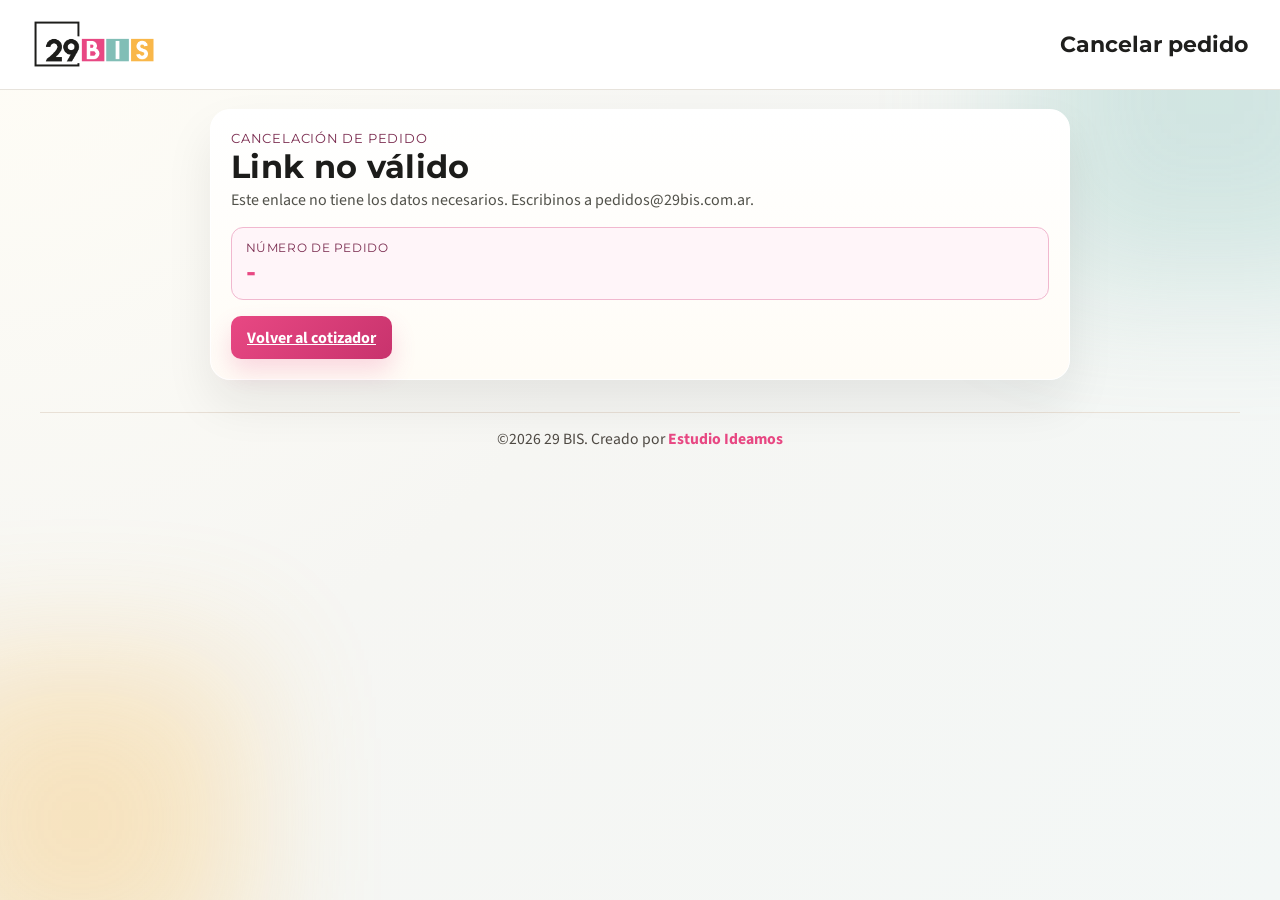
<file: cancelar.html>
<!doctype html>
<html lang="es">
<head>
  <meta charset="utf-8">
  <meta name="viewport" content="width=device-width, initial-scale=1">
  <title>29 BIS | Cancelar pedido</title>
  <meta name="robots" content="noindex">
  <link rel="icon" type="image/png" href="./assets/avatar-29.png">
  <link rel="preconnect" href="https://fonts.googleapis.com">
  <link rel="preconnect" href="https://fonts.gstatic.com" crossorigin>
  <link href="https://fonts.googleapis.com/css2?family=Montserrat:wght@400;500;600;700;800&family=Source+Sans+3:wght@400;600;700&display=swap" rel="stylesheet">
  <link rel="stylesheet" href="./styles.css?v=20261026a">
</head>
<body>
  <div class="bg-orb bg-orb-a"></div>
  <div class="bg-orb bg-orb-b"></div>

  <header class="topbar">
    <div class="brand">
      <a href="https://29bis.com.ar/" aria-label="Ir a 29 BIS">
        <img class="brand-logo" src="./assets/logo-29bis-dark.png" alt="Logo 29 BIS" loading="lazy">
      </a>
    </div>
    <p class="topbar-title">Cancelar pedido</p>
  </header>

  <main class="confirmation-layout">
    <section class="card confirmation-card" id="cancel-card">
      <p class="confirmation-kicker">Cancelación de pedido</p>
      <h2 id="cancel-title">Cargando tu pedido…</h2>
      <p class="muted" id="cancel-text">Un momento, estamos consultando tu pedido.</p>
      <div class="confirmation-order-box">
        <p>Número de pedido</p>
        <strong id="cancel-pedido">-</strong>
      </div>
      <div class="actions" id="cancel-actions"></div>
    </section>
  </main>

  <footer class="site-footer">
    <p>©2026 29 BIS. Creado por <a href="https://ideamos.com.ar" target="_blank" rel="noopener noreferrer">Estudio Ideamos</a></p>
  </footer>

  <script src="./src/config.js?v=20261027a"></script>
  <script src="./src/cancelar.js?v=20261030a"></script>
</body>
</html>
</file>
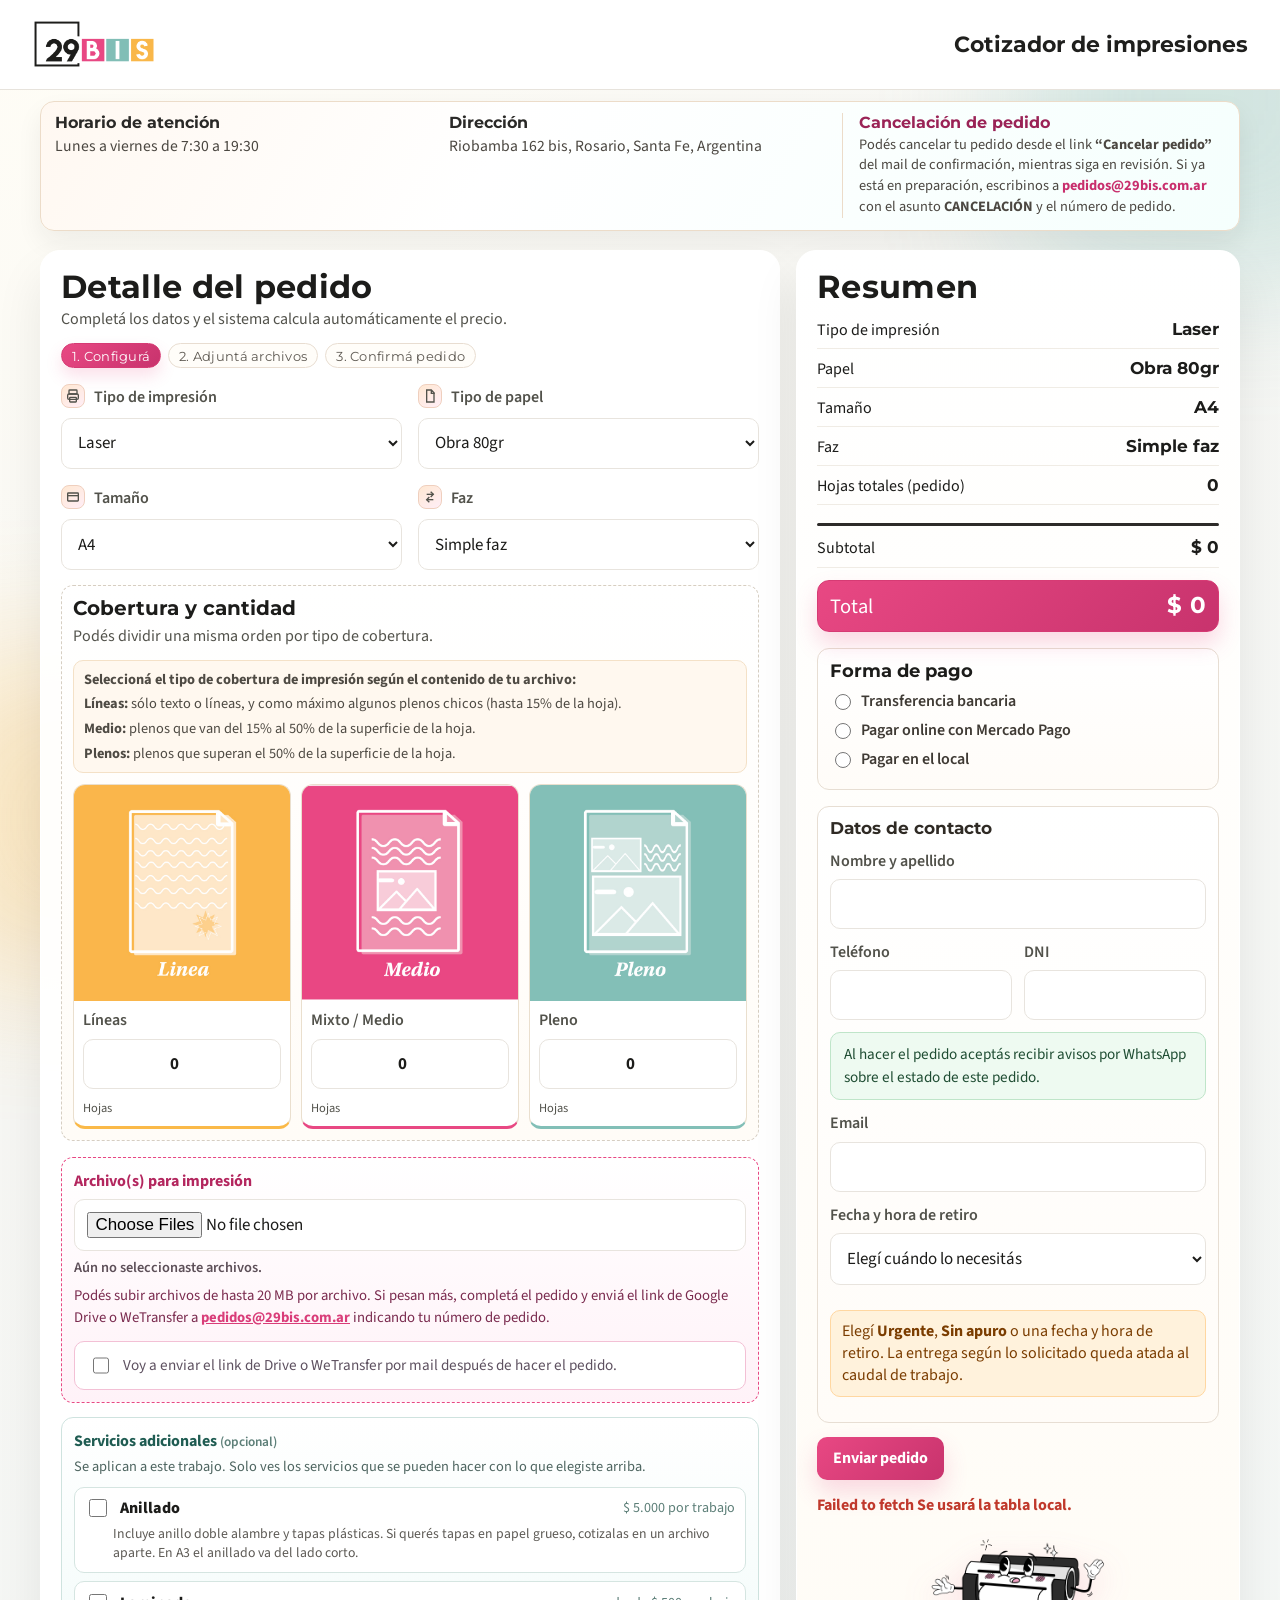
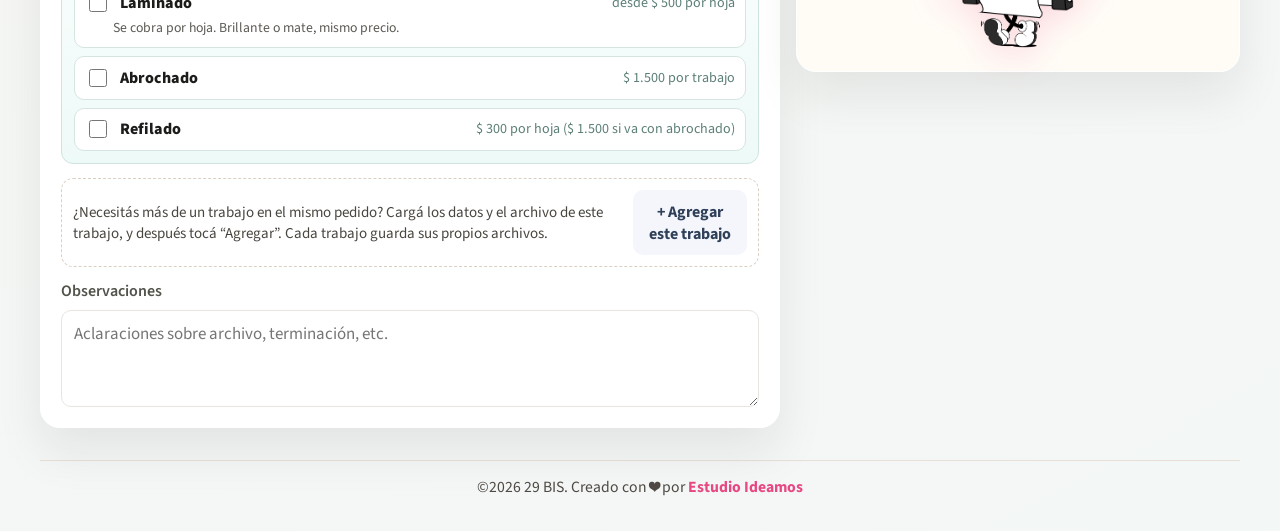
<file: clasico.html>
<!doctype html>
<html lang="es">
<head>
  <meta charset="utf-8">
  <meta name="robots" content="noindex, nofollow">
  <meta name="viewport" content="width=device-width, initial-scale=1">
  <title>29 BIS | Cotizador de Impresión</title>
  <meta name="description" content="Cotizador y toma de pedidos para imprenta 29 BIS.">
  <link rel="icon" type="image/png" href="./assets/avatar-29.png">
  <link rel="apple-touch-icon" href="./assets/avatar-29.png">
  <link rel="preconnect" href="https://fonts.googleapis.com">
  <link rel="preconnect" href="https://fonts.gstatic.com" crossorigin>
  <link href="https://fonts.googleapis.com/css2?family=Montserrat:wght@400;500;600;700;800&family=Source+Sans+3:wght@400;600;700&display=swap" rel="stylesheet">
  <link rel="stylesheet" href="./styles.css?v=20261103a">
</head>
<body>
  <div class="bg-orb bg-orb-a"></div>
  <div class="bg-orb bg-orb-b"></div>

  <header class="topbar">
    <div class="brand">
      <a href="https://29bis.com.ar/" aria-label="Ir a 29 BIS">
        <img
          class="brand-logo"
          src="./assets/logo-29bis-dark.png"
          alt="Logo 29 BIS"
          loading="lazy"
        >
      </a>
    </div>
    <p class="topbar-title">Cotizador de impresiones</p>
  </header>
  <section class="store-info" aria-label="Información del local">
    <div class="store-info-item">
      <strong>Horario de atención</strong>
      <span>Lunes a viernes de 7:30 a 19:30</span>
    </div>
    <div class="store-info-item">
      <strong>Dirección</strong>
      <span>Riobamba 162 bis, Rosario, Santa Fe, Argentina</span>
    </div>
    <div class="store-info-item store-info-note">
      <strong>Cancelaci&oacute;n de pedido</strong>
      <span>Pod&eacute;s cancelar tu pedido desde el link <b>&ldquo;Cancelar pedido&rdquo;</b> del mail de confirmaci&oacute;n, mientras siga en revisi&oacute;n. Si ya est&aacute; en preparaci&oacute;n, escribinos a <a href="mailto:pedidos@29bis.com.ar">pedidos@29bis.com.ar</a> con el asunto <b>CANCELACI&Oacute;N</b> y el n&uacute;mero de pedido.</span>
    </div>
  </section>

  <main class="layout">
    <section class="card">
      <h2>Detalle del pedido</h2>
      <p class="muted">Completá los datos y el sistema calcula automáticamente el precio.</p>

      <form id="quote-form" novalidate>
        <div class="premium-steps" aria-hidden="true">
          <span class="premium-step is-active" data-step="1">1. Configurá</span>
          <span class="premium-step" data-step="2">2. Adjuntá archivos</span>
          <span class="premium-step" data-step="3">3. Confirmá pedido</span>
        </div>
        <div class="grid">
          <label class="field field--machine">
            <span>
              <span class="label-icon" aria-hidden="true">
                <svg viewBox="0 0 24 24" fill="none" stroke="currentColor" stroke-width="2">
                  <rect x="6" y="3" width="12" height="6" rx="1"></rect>
                  <rect x="4" y="9" width="16" height="8" rx="2"></rect>
                  <rect x="7" y="14" width="10" height="7" rx="1"></rect>
                </svg>
              </span>
              Tipo de impresión
            </span>
            <select id="machine" required></select>
          </label>

          <label class="field field--paper">
            <span>
              <span class="label-icon" aria-hidden="true">
                <svg viewBox="0 0 24 24" fill="none" stroke="currentColor" stroke-width="2">
                  <path d="M7 3h7l4 4v14H7z"></path>
                  <path d="M14 3v5h5"></path>
                </svg>
              </span>
              Tipo de papel
            </span>
            <select id="paper" required></select>
          </label>

          <label class="field field--size">
            <span>
              <span class="label-icon" aria-hidden="true">
                <svg viewBox="0 0 24 24" fill="none" stroke="currentColor" stroke-width="2">
                  <rect x="4" y="6" width="16" height="12" rx="1"></rect>
                  <path d="M4 10h16"></path>
                </svg>
              </span>
              Tamaño
            </span>
            <select id="size" required></select>
          </label>

          <label class="field field--sides" id="sides-field">
            <span>
              <span class="label-icon" aria-hidden="true">
                <svg viewBox="0 0 24 24" fill="none" stroke="currentColor" stroke-width="2">
                  <path d="M7 8h10"></path>
                  <path d="M13 4l4 4-4 4"></path>
                  <path d="M17 16H7"></path>
                  <path d="M11 12l-4 4 4 4"></path>
                </svg>
              </span>
              Faz
            </span>
            <select id="sides"></select>
          </label>
        </div>

        <div id="custom-size-panel" class="custom-size-panel hidden">
          <h3>Tamaño personalizado (plotter)</h3>
          <p class="muted">Ingresá ancho y alto <strong>en metros</strong> (por ejemplo, 0,90 x 1,20). Mínimo 0,30 m y máximo 3 m por lado.</p>
          <div class="grid">
            <label class="field">
              <span>Ancho (m)</span>
              <input id="custom-width" type="text" inputmode="decimal" autocomplete="off" placeholder="Ej: 0,90">
            </label>
            <label class="field">
              <span>Alto (m)</span>
              <input id="custom-height" type="text" inputmode="decimal" autocomplete="off" placeholder="Ej: 1,20">
            </label>
          </div>
          <p id="custom-area-preview" class="custom-area-preview">Área: 0.00 m²</p>
          <a id="custom-whatsapp-link" class="custom-whatsapp-link hidden" href="#" target="_blank" rel="noopener noreferrer">
            Cotizá este pedido
          </a>
        </div>

        <div class="coverage-wrap hidden" id="coverage-wrap">
          <h3>Cobertura y cantidad</h3>
          <p class="muted">Podés dividir una misma orden por tipo de cobertura.</p>
          <div class="coverage-guide">
            <p><strong>Seleccioná el tipo de cobertura de impresión según el contenido de tu archivo:</strong></p>
            <p><strong>Líneas:</strong> sólo texto o líneas, y como máximo algunos plenos chicos (hasta 15% de la hoja).</p>
            <p><strong>Medio:</strong> plenos que van del 15% al 50% de la superficie de la hoja.</p>
            <p><strong>Plenos:</strong> plenos que superan el 50% de la superficie de la hoja.</p>
          </div>
          <div class="coverage-grid" id="coverage-grid"></div>
        </div>

        <div class="grid" id="quantity-grid">
          <label class="field field--quantity">
            <span>
              <span class="label-icon" aria-hidden="true">
                <svg viewBox="0 0 24 24" fill="none" stroke="currentColor" stroke-width="2">
                  <path d="M9 4v16"></path>
                  <path d="M15 4v16"></path>
                  <path d="M5 9h14"></path>
                  <path d="M5 15h14"></path>
                </svg>
              </span>
              Cantidad de hojas
            </span>
            <input id="quantity" type="number" min="1" step="1" value="1">
          </label>
        </div>

        <div class="upload-panel">
          <label class="field">
            <span><em id="upload-job-badge" class="item-badge hidden">Trabajo 1</em> <b id="upload-title">Archivo(s) para impresión</b></span>
            <input id="file-input" type="file" accept=".pdf,.jpg,.jpeg,.png,.ai,.psd,.cdr,.zip" multiple>
          </label>
          <p id="file-meta" class="upload-meta">Aún no seleccionaste archivos.</p>
          <p class="upload-note">Podés subir archivos de hasta 20 MB por archivo. Si pesan más, completá el pedido y enviá el link de Google Drive o WeTransfer a <a href="mailto:pedidos@29bis.com.ar">pedidos@29bis.com.ar</a> indicando tu número de pedido.</p>
          <label class="upload-alternative">
            <input id="send-link-later" type="checkbox">
            <span>Voy a enviar el link de Drive o WeTransfer por mail después de hacer el pedido.</span>
          </label>
        </div>

        <div id="services-panel" class="services-panel hidden">
          <div class="services-head">
            <strong>Servicios adicionales <small>(opcional)</small></strong>
            <em id="services-badge" class="item-badge hidden">Trabajo 1</em>
          </div>
          <p class="services-sub">Se aplican a este trabajo. Solo ves los servicios que se pueden hacer con lo que elegiste arriba.</p>
          <div id="services-list" class="services-list"></div>
          <p id="services-lead" class="services-lead hidden"></p>
        </div>

        <div class="multi-order-box">
          <div class="multi-order-head">
            <p>¿Necesitás más de un trabajo en el mismo pedido? Cargá los datos y el archivo de este trabajo, y después tocá “Agregar”. Cada trabajo guarda sus propios archivos.</p>
            <button type="button" id="add-item-btn" class="btn btn-quiet">+ Agregar este trabajo</button>
          </div>
          <button type="button" id="toggle-items-btn" class="multi-toggle hidden" aria-expanded="false">
            Ver trabajos agregados (0)
          </button>
          <div id="items-panel" class="items-panel hidden">
            <p class="items-title">Trabajos ya agregados a tu pedido</p>
            <div id="items-list" class="items-list"></div>
          </div>
        </div>

        <label class="field">
          <span>Observaciones</span>
          <textarea id="notes" rows="3" placeholder="Aclaraciones sobre archivo, terminación, etc."></textarea>
        </label>

      </form>
    </section>

    <aside class="card sticky">
      <h2>Resumen</h2>
      <div id="summary" class="summary"></div>

      <section class="payment-panel">
        <h3>Forma de pago</h3>
        <label class="payment-option">
          <input type="radio" name="payment-method" value="transferencia" required>
          <span>Transferencia bancaria</span>
        </label>
        <label class="payment-option" id="payment-mp-option">
          <input type="radio" name="payment-method" value="mercadopago">
          <span>Pagar online con Mercado Pago</span>
        </label>
        <label class="payment-option">
          <input type="radio" name="payment-method" value="local">
          <span>Pagar en el local</span>
        </label>

        <div id="payment-transfer-info" class="payment-transfer-info hidden">
          <p><strong>ALIAS: 29bis.ploteos</strong></p>
          <p class="payment-note">Para impactar el pago, enviar el comprobante de transferencia a <strong>pedidos@29bis.com.ar</strong> con el número de pedido.</p>
        </div>

        <div id="payment-mp-info" class="payment-local-info hidden">
          <p>Al confirmar el pedido te mostramos el botón para pagar con tarjeta (1 pago), dinero en cuenta de Mercado Pago o QR. Sin recargo.</p>
        </div>

        <div id="payment-local-info" class="payment-local-info hidden">
          <p>Podés abonar personalmente al retirar tu pedido en el local.</p>
        </div>
      </section>

      <section class="customer-panel">
        <h3>Datos de contacto</h3>
        <label class="field">
          <span>Nombre y apellido</span>
          <input id="customer-name" type="text" form="quote-form" required>
        </label>
        <div class="grid customer-grid-right">
          <label class="field">
            <span>Teléfono</span>
            <input id="customer-phone" type="tel" form="quote-form" required>
          </label>
          <label class="field">
            <span>DNI</span>
            <input id="customer-dni" type="text" form="quote-form" required>
          </label>
        </div>
            <p id="whatsapp-consent" style="margin:0;padding:0.65rem 0.8rem;font-size:0.95rem;line-height:1.5;color:#1f4d33;background:#eefaf1;border:1px solid #bfe5c9;border-radius:10px;">
          Al hacer el pedido aceptás recibir avisos por WhatsApp sobre el estado de este pedido.
        </p>
        <label class="field">
          <span>Email</span>
          <input id="customer-email" type="email" form="quote-form" required>
        </label>
        <label class="field">
          <span id="pickup-label-text">Fecha y hora de retiro</span>
          <select id="pickup-datetime" form="quote-form">
            <option value="" disabled selected>Elegí cuándo lo necesitás</option>
          </select>
        </label>
        <p class="disclaimer" id="pickup-disclaimer">
          Elegí <strong>Urgente</strong>, <strong>Sin apuro</strong> o una fecha y hora de retiro.
          La entrega según lo solicitado queda atada al caudal de trabajo.
        </p>
      </section>

      <div class="actions summary-actions">
        <button type="submit" id="submit-order-btn" form="quote-form" class="btn btn-primary">Enviar pedido</button>
      </div>

      <p id="status" class="status" aria-live="polite"></p>
      <div id="upload-progress" class="upload-progress hidden" aria-live="polite">
        <div class="upload-progress-head">
          <strong id="upload-progress-label">Subiendo archivos...</strong>
          <span id="upload-progress-percent">0%</span>
        </div>
        <div class="upload-progress-bar" role="progressbar" aria-valuemin="0" aria-valuemax="100" aria-valuenow="0">
          <span id="upload-progress-fill"></span>
        </div>
      </div>
      <div class="mascot-card">
        <img
          src="./assets/avatar-29.png"
          alt="Mascota 29 BIS"
          loading="lazy"
        >
      </div>
    </aside>
  </main>

  <footer class="site-footer">
    <p>©2026 29 BIS. Creado con ❤️ por <a href="https://ideamos.com.ar" target="_blank" rel="noopener noreferrer">Estudio Ideamos</a></p>
  </footer>

  <script src="./src/config.js?v=20261119a"></script>
  <script src="./src/pricing-data.js?v=20261111b"></script>
  <script src="./src/services-data.js?v=20261116a"></script>
  <script src="./src/main.js?v=20261119a"></script>
</body>
</html>
</file>
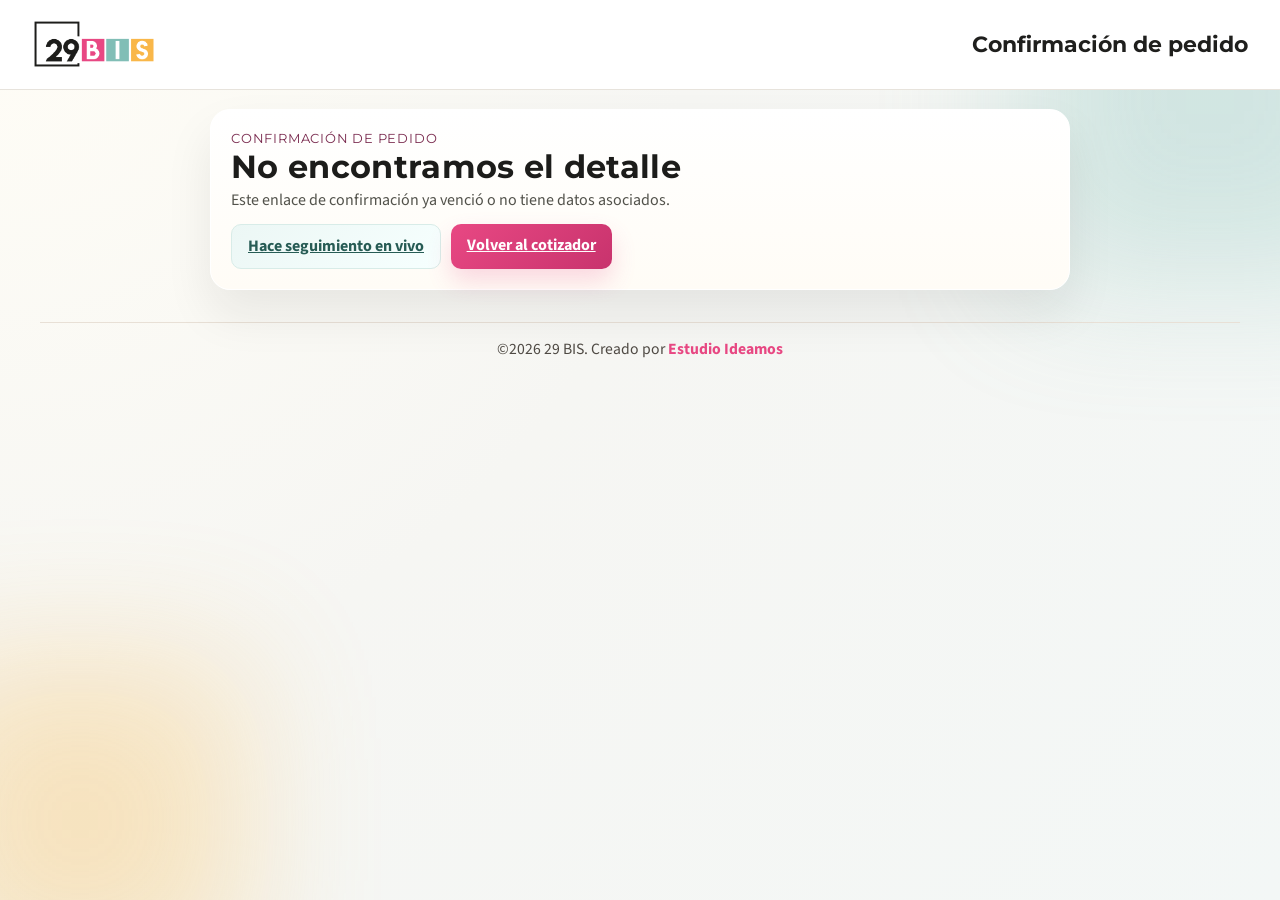
<file: confirmacion.html>
<!doctype html>
<html lang="es">
<head>
  <meta charset="utf-8">
  <meta name="viewport" content="width=device-width, initial-scale=1">
  <title>29 BIS | Confirmación de pedido</title>
  <meta name="description" content="Confirmación de pedido de imprenta 29 BIS.">
  <link rel="icon" type="image/png" href="./assets/avatar-29.png">
  <link rel="apple-touch-icon" href="./assets/avatar-29.png">
  <link rel="preconnect" href="https://fonts.googleapis.com">
  <link rel="preconnect" href="https://fonts.gstatic.com" crossorigin>
  <link href="https://fonts.googleapis.com/css2?family=Montserrat:wght@400;500;600;700;800&family=Source+Sans+3:wght@400;600;700&display=swap" rel="stylesheet">
  <link rel="stylesheet" href="./styles.css">
</head>
<body>
  <div class="bg-orb bg-orb-a"></div>
  <div class="bg-orb bg-orb-b"></div>

  <header class="topbar">
    <div class="brand">
      <a href="https://29bis.com.ar/" aria-label="Ir a 29 BIS">
        <img class="brand-logo" src="./assets/logo-29bis-dark.png" alt="Logo 29 BIS" loading="lazy">
      </a>
    </div>
    <p class="topbar-title">Confirmación de pedido</p>
  </header>

  <main class="confirmation-layout">
    <section class="card confirmation-card" id="confirmation-card">
      <p class="confirmation-kicker">Confirmación de pedido</p>
      <h2>Pedido recibido</h2>
      <p class="muted" id="confirmation-greeting">Estamos preparando tu trabajo.</p>

      <div class="confirmation-order-box">
        <p>Número de pedido</p>
        <strong id="order-number">-</strong>
      </div>

      <h3>Resumen del pedido</h3>
      <div class="confirmation-summary" id="confirmation-summary"></div>

      <div class="confirmation-note hidden" id="transfer-note"></div>

      <div class="confirmation-note hidden" id="mp-pay"></div>

      <p class="status" id="mail-status" aria-live="polite"></p>

      <div class="actions">
        <a
          id="tracking-link"
          class="btn btn-secondary"
          href="https://seguimiento.29bis.com.ar/"
          target="_blank"
          rel="noopener noreferrer"
        >
          Hace seguimiento en vivo
        </a>
        <a class="btn btn-primary" href="./index.html">Volver al cotizador</a>
      </div>
    </section>
  </main>

  <footer class="site-footer">
    <p>©2026 29 BIS. Creado por <a href="https://ideamos.com.ar" target="_blank" rel="noopener noreferrer">Estudio Ideamos</a></p>
  </footer>

  <script src="./src/config.js?v=20261027a"></script>
  <script src="./src/confirmation.js?v=20261030a"></script>
</body>
</html>
</file>
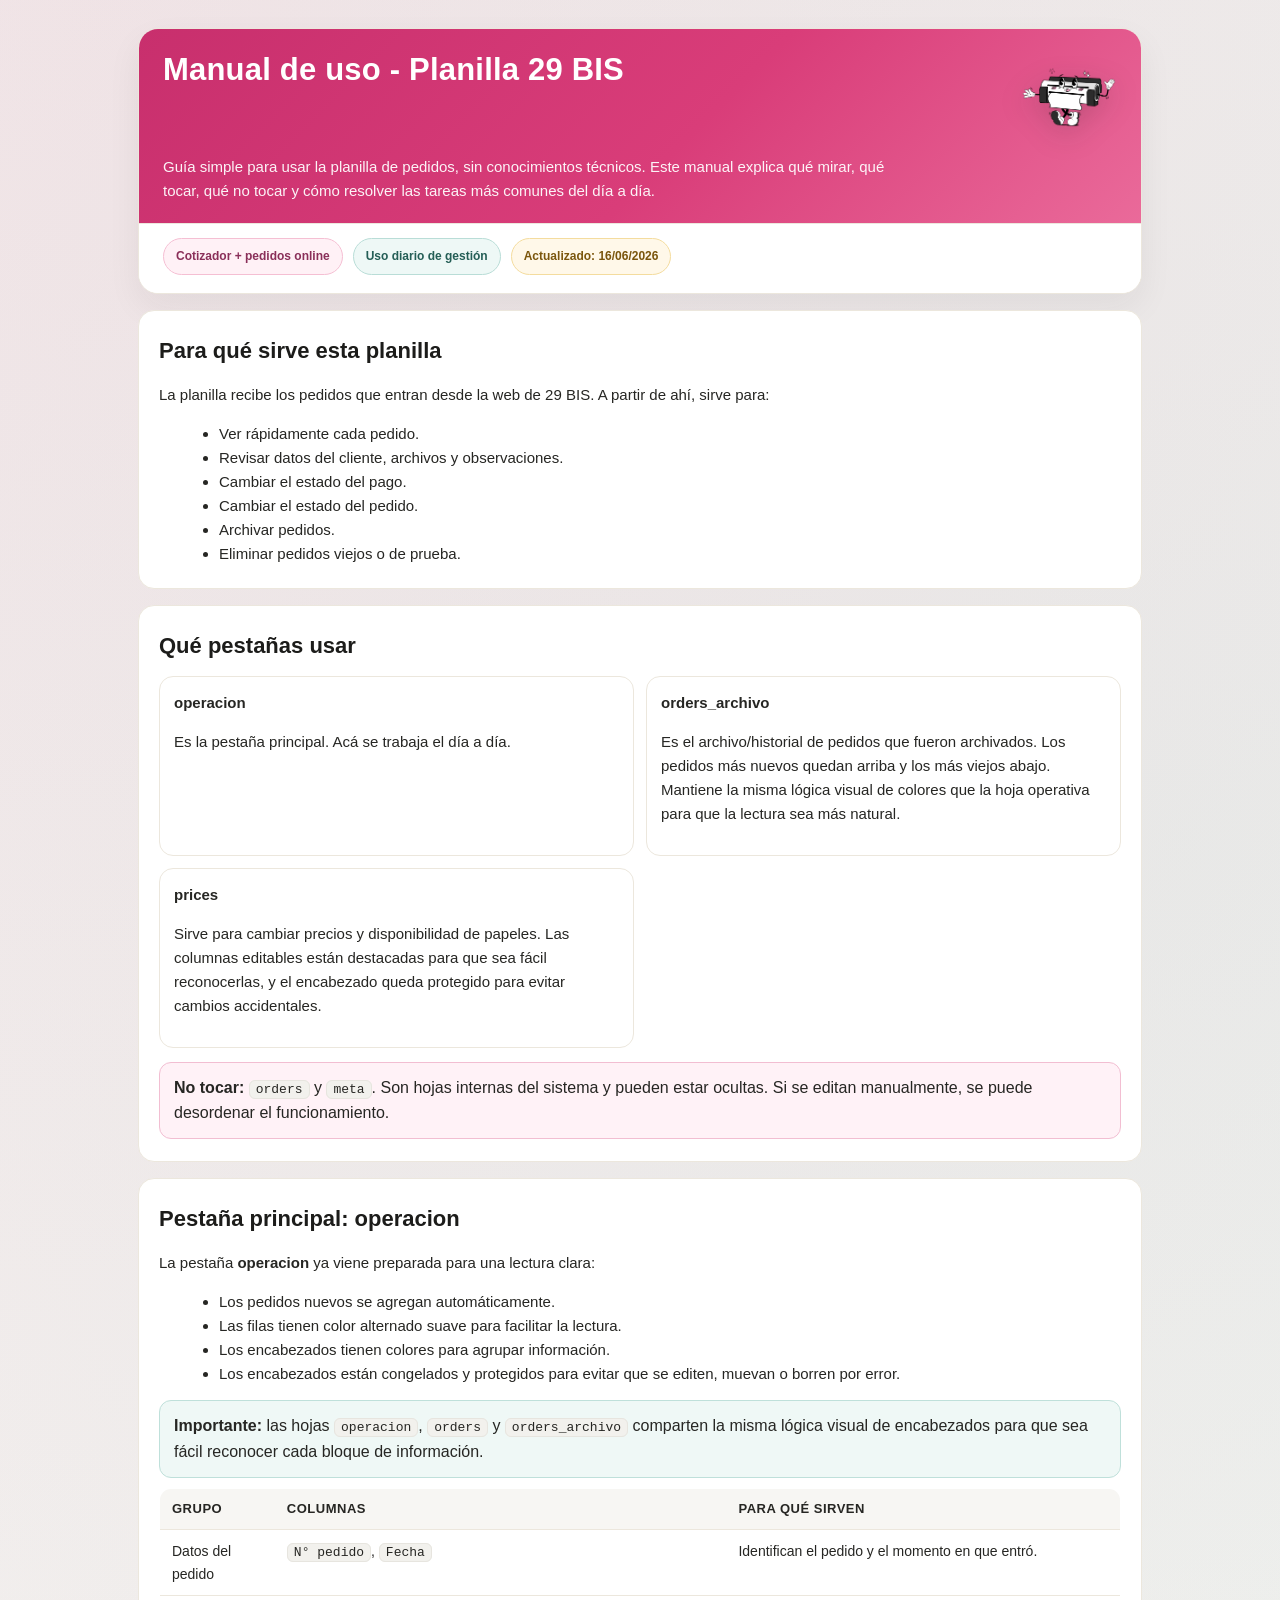
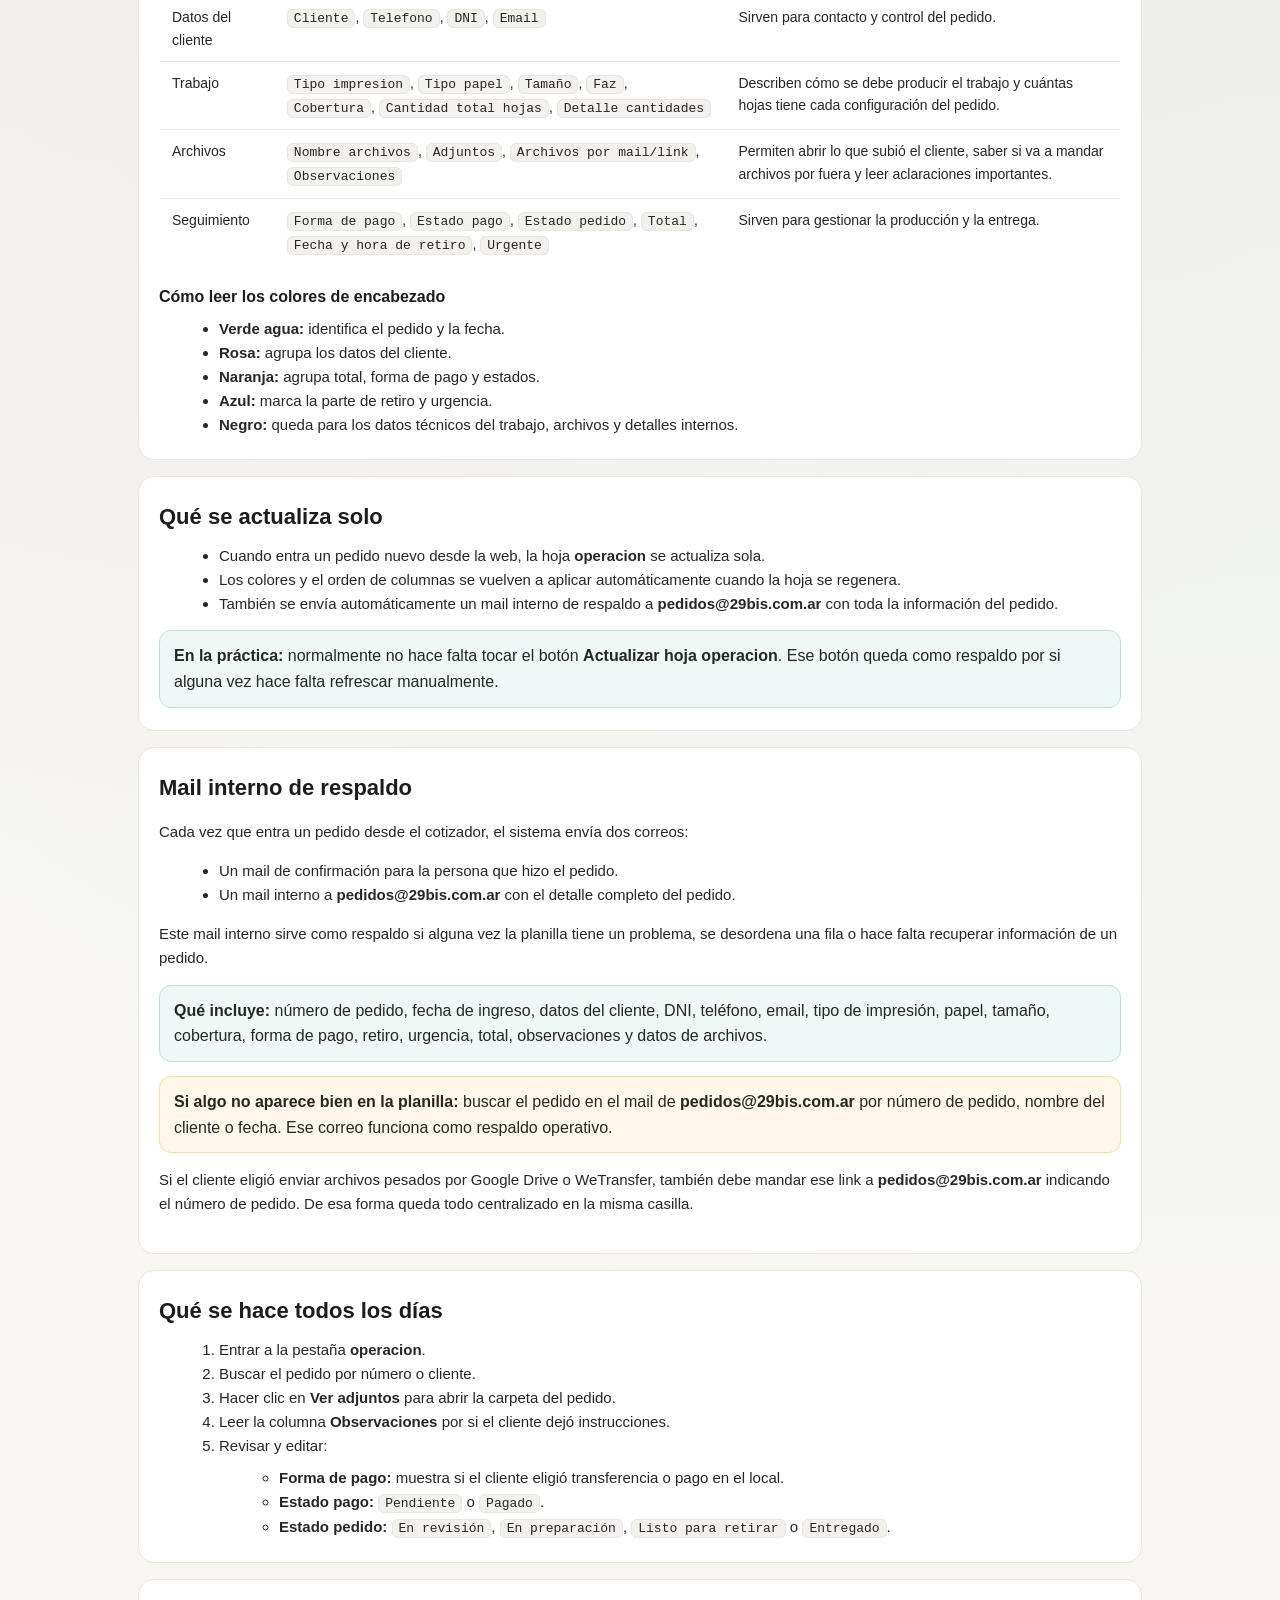
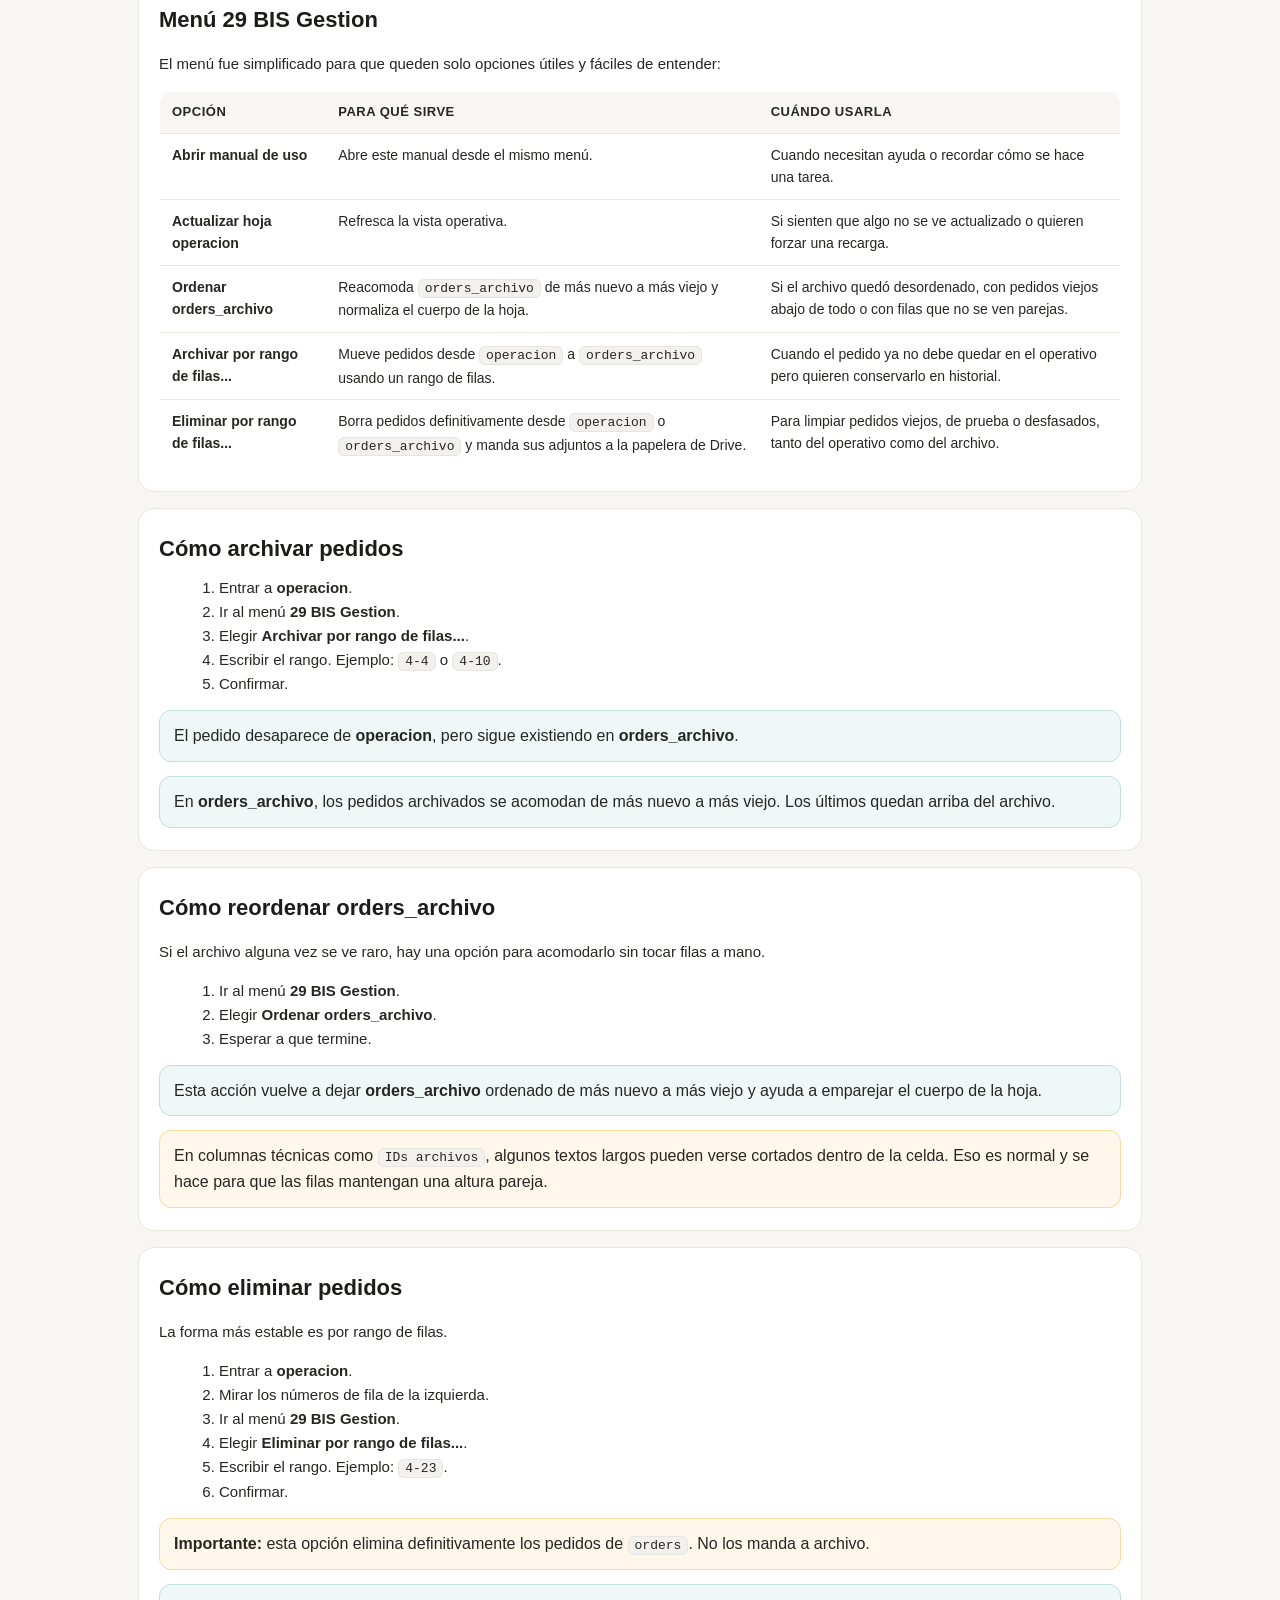
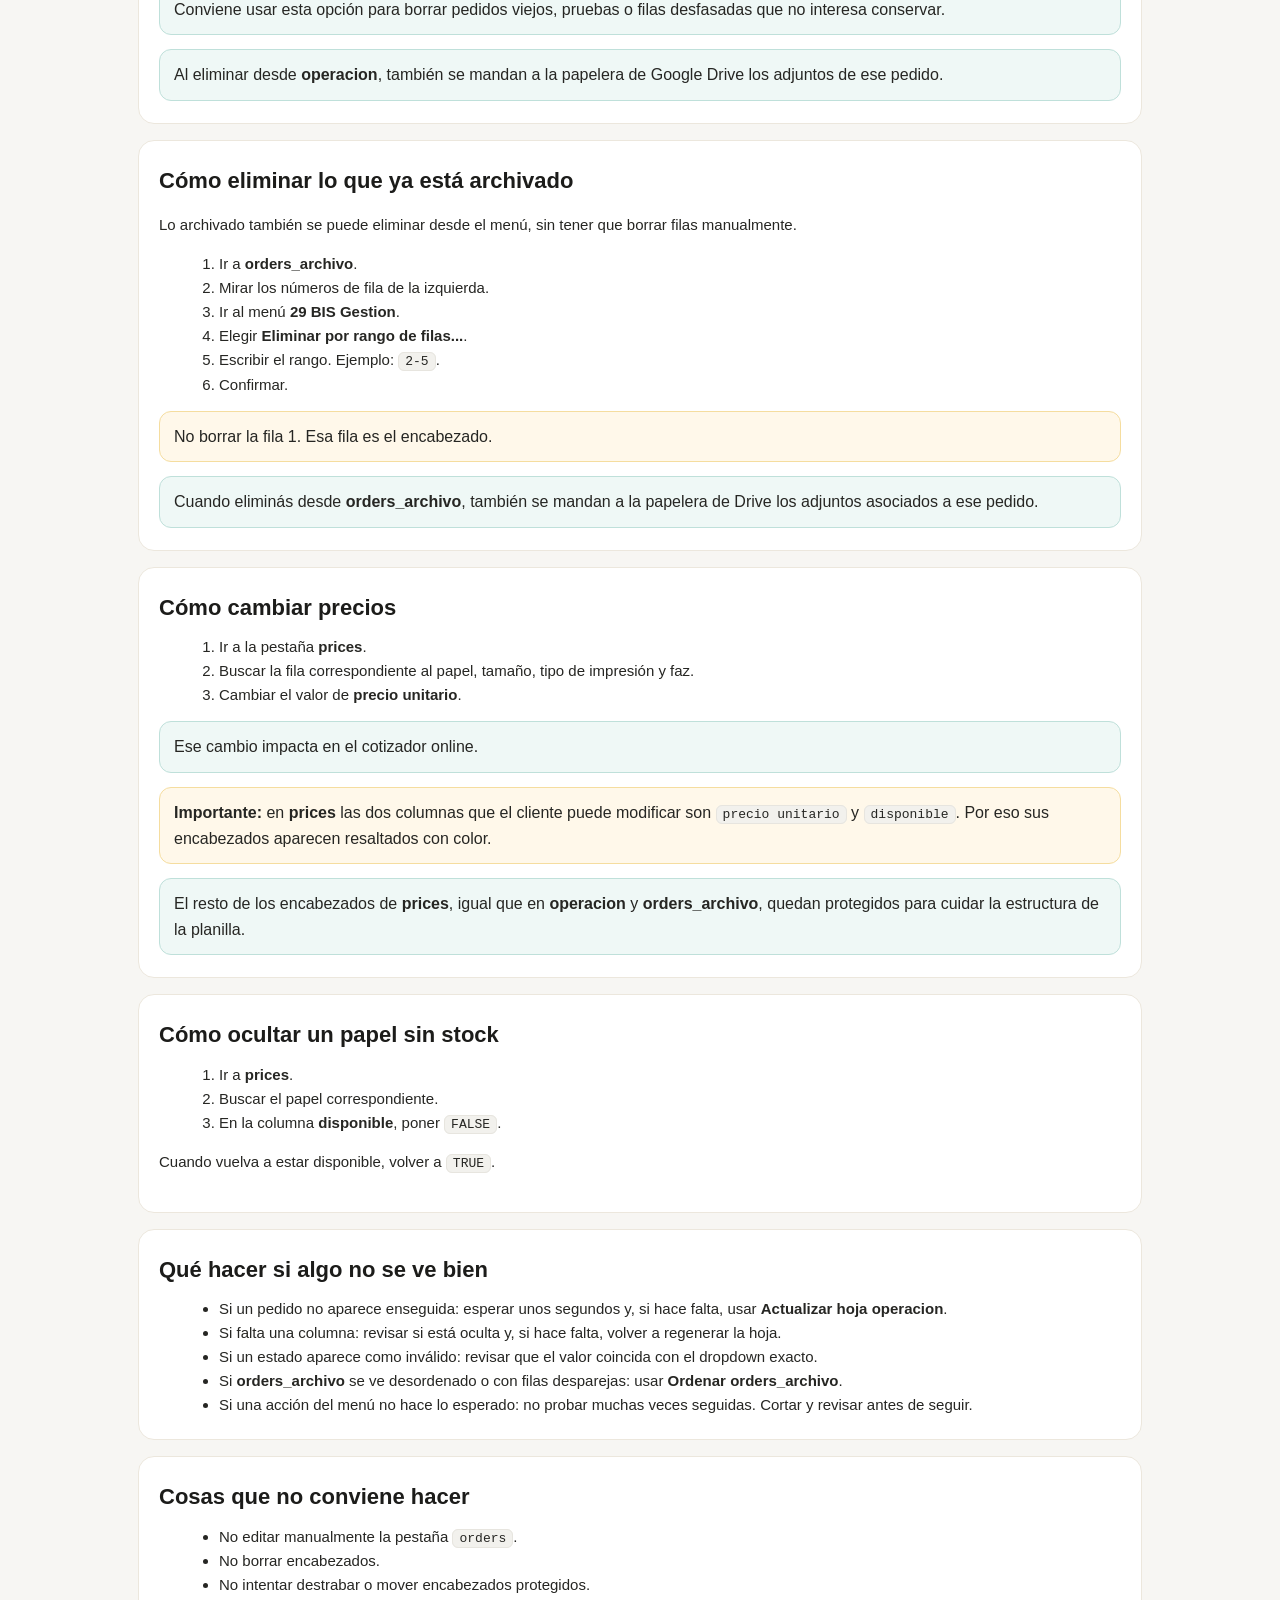
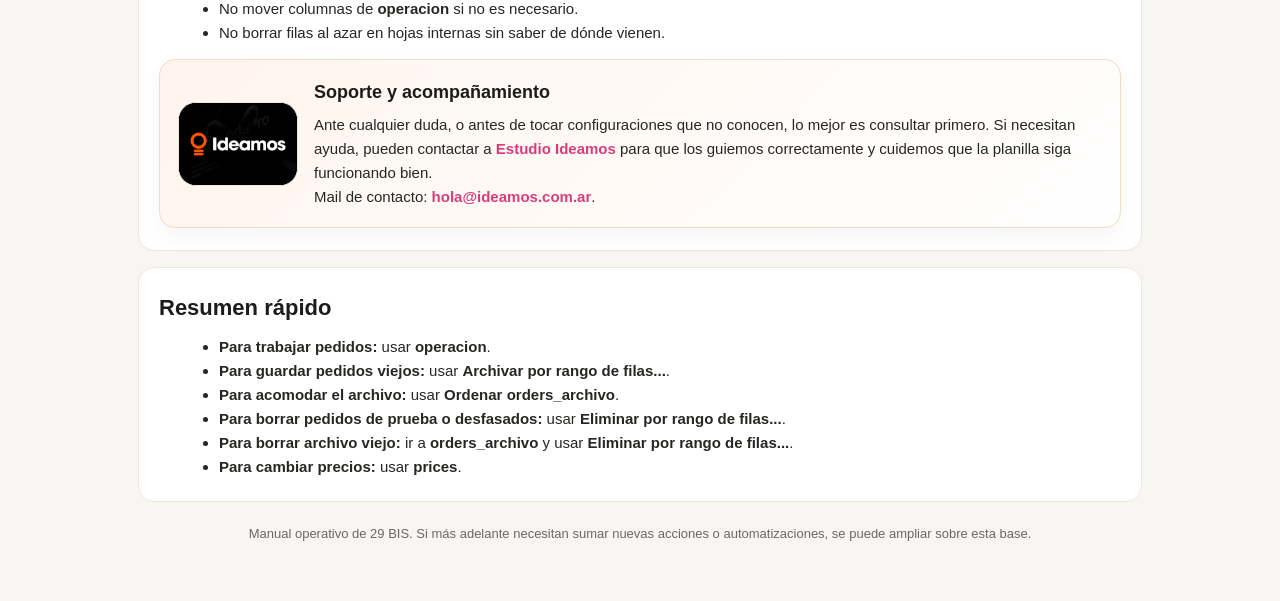
<file: MANUAL_29BIS_SHEETS.html>
﻿<!doctype html>
<html lang="es">
<head>
  <meta charset="utf-8">
  <meta name="viewport" content="width=device-width, initial-scale=1">
  <title>29 BIS - Manual de uso de planilla</title>
  <link rel="icon" type="image/png" href="./assets/avatar-29.png">
  <link rel="apple-touch-icon" href="./assets/avatar-29.png">
  <style>
    :root {
      --pink: #d93d79;
      --mint: #82bfb7;
      --gold: #fab948;
      --dark: #1c1c1a;
      --paper: #f7f6f3;
      --line: #ece7dd;
      --text: #262623;
    }
    * { box-sizing: border-box; }
    body {
      margin: 0;
      font-family: "Segoe UI", Tahoma, Arial, sans-serif;
      color: var(--text);
      background:
        radial-gradient(circle at 8% 0%, rgba(217, 61, 121, 0.09), transparent 35%),
        radial-gradient(circle at 92% 12%, rgba(130, 191, 183, 0.12), transparent 34%),
        var(--paper);
      line-height: 1.6;
    }
    .wrap {
      max-width: 1040px;
      margin: 0 auto;
      padding: 28px 18px 60px;
    }
    .hero {
      background: #fff;
      border: 1px solid var(--line);
      border-radius: 20px;
      overflow: hidden;
      box-shadow: 0 14px 34px rgba(28, 28, 26, 0.06);
    }
    .hero-top {
      padding: 24px 24px 20px;
      color: #fff;
      background:
        linear-gradient(135deg, #c82f6d 0%, #d93d79 55%, #ea6a9a 100%);
    }
    .hero-title {
      display: flex;
      align-items: flex-start;
      justify-content: space-between;
      gap: 20px;
    }
    .hero-top h1 {
      margin: 0;
      font-size: 31px;
      line-height: 1.08;
      letter-spacing: .2px;
    }
    .hero-mascot {
      width: 96px;
      height: 96px;
      flex: 0 0 auto;
      object-fit: contain;
      display: block;
      filter: drop-shadow(0 8px 14px rgba(28, 28, 26, 0.18));
      margin-top: -4px;
    }
    .hero-top p {
      margin: 10px 0 0;
      font-size: 15px;
      opacity: .94;
      max-width: 760px;
    }
    .hero-meta {
      display: flex;
      flex-wrap: wrap;
      gap: 10px;
      padding: 14px 24px 18px;
      background: #fff;
      border-top: 1px solid var(--line);
    }
    .chip {
      display: inline-flex;
      align-items: center;
      gap: 8px;
      border-radius: 999px;
      padding: 8px 12px;
      font-size: 12px;
      font-weight: 700;
      border: 1px solid transparent;
    }
    .chip.pink { background: #fff1f6; border-color: #f5bfd3; color: #8a2f59; }
    .chip.mint { background: #eef8f6; border-color: #b9ddd7; color: #245e56; }
    .chip.gold { background: #fff8e9; border-color: #f4dc9e; color: #7b560d; }
    .section {
      margin-top: 16px;
      background: #fff;
      border: 1px solid var(--line);
      border-radius: 16px;
      padding: 22px 20px;
    }
    h2 {
      margin: 0 0 10px;
      font-size: 22px;
      color: var(--dark);
    }
    h3 {
      margin: 16px 0 8px;
      font-size: 16px;
      color: var(--dark);
    }
    p, li { font-size: 15px; }
    ul, ol { margin: 8px 0 0 20px; }
    .grid {
      display: grid;
      grid-template-columns: repeat(2, minmax(0, 1fr));
      gap: 12px;
      margin-top: 12px;
    }
    .card {
      border: 1px solid var(--line);
      border-radius: 14px;
      padding: 14px;
      background: #fff;
    }
    .card h4 {
      margin: 0 0 6px;
      font-size: 15px;
    }
    .box {
      margin-top: 14px;
      border-radius: 12px;
      padding: 12px 14px;
      border: 1px solid transparent;
    }
    .box.ok { background: #eff8f6; border-color: #bfe0da; }
    .box.warn { background: #fff8ea; border-color: #f5dd9f; }
    .box.danger { background: #fff2f7; border-color: #f2bed2; }
    .support-card {
      display: grid;
      grid-template-columns: 120px 1fr;
      gap: 16px;
      align-items: center;
      margin-top: 14px;
      padding: 18px;
      border-radius: 16px;
      border: 1px solid #f1dcc7;
      background:
        linear-gradient(135deg, rgba(255, 118, 22, 0.08), rgba(255, 255, 255, 0.92)),
        #fff;
      box-shadow: 0 10px 24px rgba(28, 28, 26, 0.04);
    }
    .support-logo {
      display: inline-flex;
      align-items: center;
      justify-content: center;
      width: 120px;
      height: 84px;
      border-radius: 18px;
      background: #171716;
      border: 1px solid #f1e4d8;
      box-shadow: inset 0 0 0 1px rgba(255, 255, 255, 0.04);
      overflow: hidden;
    }
    .support-logo img {
      width: 120px;
      height: 84px;
      object-fit: cover;
      object-position: center center;
      display: block;
    }
    .support-copy h3 {
      margin: 0 0 6px;
      font-size: 18px;
    }
    .support-copy p {
      margin: 0;
    }
    .support-copy a {
      color: var(--pink);
      text-decoration: none;
      font-weight: 700;
    }
    .support-copy a:hover {
      text-decoration: underline;
    }
    code {
      background: #f2f1ed;
      border: 1px solid #e7e5df;
      border-radius: 6px;
      padding: 1px 6px;
      font-size: 13px;
    }
    .table-like {
      width: 100%;
      border-collapse: collapse;
      margin-top: 10px;
      border: 1px solid var(--line);
      border-radius: 12px;
      overflow: hidden;
    }
    .table-like th,
    .table-like td {
      text-align: left;
      padding: 10px 12px;
      border-bottom: 1px solid var(--line);
      vertical-align: top;
      font-size: 14px;
    }
    .table-like th {
      background: #f7f6f3;
      font-size: 13px;
      text-transform: uppercase;
      letter-spacing: .5px;
    }
    .table-like tr:last-child td { border-bottom: 0; }
    .footer {
      margin-top: 22px;
      text-align: center;
      font-size: 13px;
      color: #696864;
    }
    .footer a {
      color: var(--pink);
      text-decoration: none;
      font-weight: 700;
    }
    @media (max-width: 760px) {
      .grid { grid-template-columns: 1fr; }
      .hero-title {
        align-items: flex-start;
      }
      .hero-mascot {
        width: 68px;
        height: 68px;
      }
      .support-card {
        grid-template-columns: 1fr;
      }
      .support-logo {
        width: 100%;
      }
    }
  </style>
</head>
<body>
  <div class="wrap">
    <header class="hero">
      <div class="hero-top">
        <div class="hero-title">
          <h1>Manual de uso - Planilla 29 BIS</h1>
          <img class="hero-mascot" src="https://estudioideamos.github.io/29bis-cotizador/assets/avatar-29.png" alt="Mascota de 29 BIS">
        </div>
        <p>Guía simple para usar la planilla de pedidos, sin conocimientos técnicos. Este manual explica qué mirar, qué tocar, qué no tocar y cómo resolver las tareas más comunes del día a día.</p>
      </div>
      <div class="hero-meta">
        <span class="chip pink">Cotizador + pedidos online</span>
        <span class="chip mint">Uso diario de gestión</span>
        <span class="chip gold">Actualizado: 16/06/2026</span>
      </div>
    </header>

    <section class="section">
      <h2>Para qué sirve esta planilla</h2>
      <p>La planilla recibe los pedidos que entran desde la web de 29 BIS. A partir de ahí, sirve para:</p>
      <ul>
        <li>Ver rápidamente cada pedido.</li>
        <li>Revisar datos del cliente, archivos y observaciones.</li>
        <li>Cambiar el estado del pago.</li>
        <li>Cambiar el estado del pedido.</li>
        <li>Archivar pedidos.</li>
        <li>Eliminar pedidos viejos o de prueba.</li>
      </ul>
    </section>

    <section class="section">
      <h2>Qué pestañas usar</h2>
      <div class="grid">
        <article class="card">
          <h4>operacion</h4>
          <p>Es la pestaña principal. Acá se trabaja el día a día.</p>
        </article>
        <article class="card">
          <h4>orders_archivo</h4>
          <p>Es el archivo/historial de pedidos que fueron archivados. Los pedidos m&aacute;s nuevos quedan arriba y los m&aacute;s viejos abajo. Mantiene la misma l&oacute;gica visual de colores que la hoja operativa para que la lectura sea m&aacute;s natural.</p>
        </article>
        <article class="card">
          <h4>prices</h4>
          <p>Sirve para cambiar precios y disponibilidad de papeles. Las columnas editables están destacadas para que sea fácil reconocerlas, y el encabezado queda protegido para evitar cambios accidentales.</p>
        </article>
      </div>
      <div class="box danger">
        <strong>No tocar:</strong> <code>orders</code> y <code>meta</code>.
        Son hojas internas del sistema y pueden estar ocultas. Si se editan manualmente, se puede desordenar el funcionamiento.
      </div>
    </section>

    <section class="section">
      <h2>Pestaña principal: operacion</h2>
      <p>La pestaña <strong>operacion</strong> ya viene preparada para una lectura clara:</p>
      <ul>
        <li>Los pedidos nuevos se agregan automáticamente.</li>
        <li>Las filas tienen color alternado suave para facilitar la lectura.</li>
        <li>Los encabezados tienen colores para agrupar información.</li>
        <li>Los encabezados están congelados y protegidos para evitar que se editen, muevan o borren por error.</li>
      </ul>
      <div class="box ok">
        <strong>Importante:</strong> las hojas <code>operacion</code>, <code>orders</code> y <code>orders_archivo</code> comparten la misma lógica visual de encabezados para que sea fácil reconocer cada bloque de información.
      </div>

      <table class="table-like">
        <thead>
          <tr>
            <th>Grupo</th>
            <th>Columnas</th>
            <th>Para qué sirven</th>
          </tr>
        </thead>
        <tbody>
          <tr>
            <td>Datos del pedido</td>
            <td><code>N° pedido</code>, <code>Fecha</code></td>
            <td>Identifican el pedido y el momento en que entró.</td>
          </tr>
          <tr>
            <td>Datos del cliente</td>
            <td><code>Cliente</code>, <code>Telefono</code>, <code>DNI</code>, <code>Email</code></td>
            <td>Sirven para contacto y control del pedido.</td>
          </tr>
          <tr>
            <td>Trabajo</td>
            <td><code>Tipo impresion</code>, <code>Tipo papel</code>, <code>Tama&ntilde;o</code>, <code>Faz</code>, <code>Cobertura</code>, <code>Cantidad total hojas</code>, <code>Detalle cantidades</code></td>
            <td>Describen c&oacute;mo se debe producir el trabajo y cu&aacute;ntas hojas tiene cada configuraci&oacute;n del pedido.</td>
          </tr>
          <tr>
            <td>Archivos</td>
            <td><code>Nombre archivos</code>, <code>Adjuntos</code>, <code>Archivos por mail/link</code>, <code>Observaciones</code></td>
            <td>Permiten abrir lo que subi&oacute; el cliente, saber si va a mandar archivos por fuera y leer aclaraciones importantes.</td>
          </tr>
          <tr>
            <td>Seguimiento</td>
            <td><code>Forma de pago</code>, <code>Estado pago</code>, <code>Estado pedido</code>, <code>Total</code>, <code>Fecha y hora de retiro</code>, <code>Urgente</code></td>
            <td>Sirven para gestionar la producción y la entrega.</td>
          </tr>
        </tbody>
      </table>
      <h3>Cómo leer los colores de encabezado</h3>
      <ul>
        <li><strong>Verde agua:</strong> identifica el pedido y la fecha.</li>
        <li><strong>Rosa:</strong> agrupa los datos del cliente.</li>
        <li><strong>Naranja:</strong> agrupa total, forma de pago y estados.</li>
        <li><strong>Azul:</strong> marca la parte de retiro y urgencia.</li>
        <li><strong>Negro:</strong> queda para los datos técnicos del trabajo, archivos y detalles internos.</li>
      </ul>
    </section>

    <section class="section">
      <h2>Qué se actualiza solo</h2>
      <ul>
        <li>Cuando entra un pedido nuevo desde la web, la hoja <strong>operacion</strong> se actualiza sola.</li>
        <li>Los colores y el orden de columnas se vuelven a aplicar automáticamente cuando la hoja se regenera.</li>
        <li>También se envía automáticamente un mail interno de respaldo a <strong>pedidos@29bis.com.ar</strong> con toda la información del pedido.</li>
      </ul>
      <div class="box ok">
        <strong>En la práctica:</strong> normalmente no hace falta tocar el botón <strong>Actualizar hoja operacion</strong>. Ese botón queda como respaldo por si alguna vez hace falta refrescar manualmente.
      </div>
    </section>

    <section class="section">
      <h2>Mail interno de respaldo</h2>
      <p>
        Cada vez que entra un pedido desde el cotizador, el sistema envía dos correos:
      </p>
      <ul>
        <li>Un mail de confirmación para la persona que hizo el pedido.</li>
        <li>Un mail interno a <strong>pedidos@29bis.com.ar</strong> con el detalle completo del pedido.</li>
      </ul>
      <p>
        Este mail interno sirve como respaldo si alguna vez la planilla tiene un problema, se desordena una fila o hace falta recuperar información de un pedido.
      </p>
      <div class="box ok">
        <strong>Qué incluye:</strong> número de pedido, fecha de ingreso, datos del cliente, DNI, teléfono, email, tipo de impresión, papel, tamaño, cobertura, forma de pago, retiro, urgencia, total, observaciones y datos de archivos.
      </div>
      <div class="box warn">
        <strong>Si algo no aparece bien en la planilla:</strong> buscar el pedido en el mail de <strong>pedidos@29bis.com.ar</strong> por número de pedido, nombre del cliente o fecha. Ese correo funciona como respaldo operativo.
      </div>
      <p>
        Si el cliente eligió enviar archivos pesados por Google Drive o WeTransfer, también debe mandar ese link a <strong>pedidos@29bis.com.ar</strong> indicando el número de pedido. De esa forma queda todo centralizado en la misma casilla.
      </p>
    </section>

    <section class="section">
      <h2>Qué se hace todos los días</h2>
      <ol>
        <li>Entrar a la pestaña <strong>operacion</strong>.</li>
        <li>Buscar el pedido por número o cliente.</li>
        <li>Hacer clic en <strong>Ver adjuntos</strong> para abrir la carpeta del pedido.</li>
        <li>Leer la columna <strong>Observaciones</strong> por si el cliente dejó instrucciones.</li>
        <li>Revisar y editar:
          <ul>
            <li><strong>Forma de pago:</strong> muestra si el cliente eligió transferencia o pago en el local.</li>
            <li><strong>Estado pago:</strong> <code>Pendiente</code> o <code>Pagado</code>.</li>
            <li><strong>Estado pedido:</strong> <code>En revisi&oacute;n</code>, <code>En preparaci&oacute;n</code>, <code>Listo para retirar</code> o <code>Entregado</code>.</li>
          </ul>
        </li>
      </ol>
    </section>

    <section class="section">
      <h2>Menú 29 BIS Gestion</h2>
      <p>El menú fue simplificado para que queden solo opciones útiles y fáciles de entender:</p>
      <table class="table-like">
        <thead>
          <tr>
            <th>Opción</th>
            <th>Para qué sirve</th>
            <th>Cuándo usarla</th>
          </tr>
        </thead>
        <tbody>
          <tr>
            <td><strong>Abrir manual de uso</strong></td>
            <td>Abre este manual desde el mismo menú.</td>
            <td>Cuando necesitan ayuda o recordar cómo se hace una tarea.</td>
          </tr>
          <tr>
            <td><strong>Actualizar hoja operacion</strong></td>
            <td>Refresca la vista operativa.</td>
            <td>Si sienten que algo no se ve actualizado o quieren forzar una recarga.</td>
          </tr>
          <tr>
            <td><strong>Ordenar orders_archivo</strong></td>
            <td>Reacomoda <code>orders_archivo</code> de m&aacute;s nuevo a m&aacute;s viejo y normaliza el cuerpo de la hoja.</td>
            <td>Si el archivo qued&oacute; desordenado, con pedidos viejos abajo de todo o con filas que no se ven parejas.</td>
          </tr>
          <tr>
            <td><strong>Archivar por rango de filas...</strong></td>
            <td>Mueve pedidos desde <code>operacion</code> a <code>orders_archivo</code> usando un rango de filas.</td>
            <td>Cuando el pedido ya no debe quedar en el operativo pero quieren conservarlo en historial.</td>
          </tr>
          <tr>
            <td><strong>Eliminar por rango de filas...</strong></td>
            <td>Borra pedidos definitivamente desde <code>operacion</code> o <code>orders_archivo</code> y manda sus adjuntos a la papelera de Drive.</td>
            <td>Para limpiar pedidos viejos, de prueba o desfasados, tanto del operativo como del archivo.</td>
          </tr>
        </tbody>
      </table>
    </section>

    <section class="section">
      <h2>Cómo archivar pedidos</h2>
      <ol>
        <li>Entrar a <strong>operacion</strong>.</li>
        <li>Ir al menú <strong>29 BIS Gestion</strong>.</li>
        <li>Elegir <strong>Archivar por rango de filas...</strong>.</li>
        <li>Escribir el rango. Ejemplo: <code>4-4</code> o <code>4-10</code>.</li>
        <li>Confirmar.</li>
      </ol>
      <div class="box ok">
        El pedido desaparece de <strong>operacion</strong>, pero sigue existiendo en <strong>orders_archivo</strong>.
      </div>
      <div class="box ok">
        En <strong>orders_archivo</strong>, los pedidos archivados se acomodan de m&aacute;s nuevo a m&aacute;s viejo. Los &uacute;ltimos quedan arriba del archivo.
      </div>
    </section>

    <section class="section">
      <h2>Cómo reordenar orders_archivo</h2>
      <p>Si el archivo alguna vez se ve raro, hay una opción para acomodarlo sin tocar filas a mano.</p>
      <ol>
        <li>Ir al menú <strong>29 BIS Gestion</strong>.</li>
        <li>Elegir <strong>Ordenar orders_archivo</strong>.</li>
        <li>Esperar a que termine.</li>
      </ol>
      <div class="box ok">
        Esta acci&oacute;n vuelve a dejar <strong>orders_archivo</strong> ordenado de m&aacute;s nuevo a m&aacute;s viejo y ayuda a emparejar el cuerpo de la hoja.
      </div>
      <div class="box warn">
        En columnas t&eacute;cnicas como <code>IDs archivos</code>, algunos textos largos pueden verse cortados dentro de la celda. Eso es normal y se hace para que las filas mantengan una altura pareja.
      </div>
    </section>

    <section class="section">
      <h2>Cómo eliminar pedidos</h2>
      <p>La forma más estable es por rango de filas.</p>
      <ol>
        <li>Entrar a <strong>operacion</strong>.</li>
        <li>Mirar los números de fila de la izquierda.</li>
        <li>Ir al menú <strong>29 BIS Gestion</strong>.</li>
        <li>Elegir <strong>Eliminar por rango de filas...</strong>.</li>
        <li>Escribir el rango. Ejemplo: <code>4-23</code>.</li>
        <li>Confirmar.</li>
      </ol>
      <div class="box warn">
        <strong>Importante:</strong> esta opción elimina definitivamente los pedidos de <code>orders</code>. No los manda a archivo.
      </div>
      <div class="box ok">
        Conviene usar esta opción para borrar pedidos viejos, pruebas o filas desfasadas que no interesa conservar.
      </div>
      <div class="box ok">
        Al eliminar desde <strong>operacion</strong>, también se mandan a la papelera de Google Drive los adjuntos de ese pedido.
      </div>
    </section>

    <section class="section">
      <h2>Cómo eliminar lo que ya está archivado</h2>
      <p>Lo archivado también se puede eliminar desde el menú, sin tener que borrar filas manualmente.</p>
      <ol>
        <li>Ir a <strong>orders_archivo</strong>.</li>
        <li>Mirar los números de fila de la izquierda.</li>
        <li>Ir al menú <strong>29 BIS Gestion</strong>.</li>
        <li>Elegir <strong>Eliminar por rango de filas...</strong>.</li>
        <li>Escribir el rango. Ejemplo: <code>2-5</code>.</li>
        <li>Confirmar.</li>
      </ol>
      <div class="box warn">
        No borrar la fila 1. Esa fila es el encabezado.
      </div>
      <div class="box ok">
        Cuando eliminás desde <strong>orders_archivo</strong>, también se mandan a la papelera de Drive los adjuntos asociados a ese pedido.
      </div>
    </section>

    <section class="section">
      <h2>Cómo cambiar precios</h2>
      <ol>
        <li>Ir a la pestaña <strong>prices</strong>.</li>
        <li>Buscar la fila correspondiente al papel, tamaño, tipo de impresión y faz.</li>
        <li>Cambiar el valor de <strong>precio unitario</strong>.</li>
      </ol>
      <div class="box ok">
        Ese cambio impacta en el cotizador online.
      </div>
      <div class="box warn">
        <strong>Importante:</strong> en <strong>prices</strong> las dos columnas que el cliente puede modificar son
        <code>precio unitario</code> y <code>disponible</code>. Por eso sus encabezados aparecen resaltados con color.
      </div>
      <div class="box ok">
        El resto de los encabezados de <strong>prices</strong>, igual que en <strong>operacion</strong> y <strong>orders_archivo</strong>, quedan protegidos para cuidar la estructura de la planilla.
      </div>
    </section>

    <section class="section">
      <h2>Cómo ocultar un papel sin stock</h2>
      <ol>
        <li>Ir a <strong>prices</strong>.</li>
        <li>Buscar el papel correspondiente.</li>
        <li>En la columna <strong>disponible</strong>, poner <code>FALSE</code>.</li>
      </ol>
      <p>Cuando vuelva a estar disponible, volver a <code>TRUE</code>.</p>
    </section>

    <section class="section">
      <h2>Qué hacer si algo no se ve bien</h2>
      <ul>
        <li>Si un pedido no aparece enseguida: esperar unos segundos y, si hace falta, usar <strong>Actualizar hoja operacion</strong>.</li>
        <li>Si falta una columna: revisar si está oculta y, si hace falta, volver a regenerar la hoja.</li>
        <li>Si un estado aparece como inválido: revisar que el valor coincida con el dropdown exacto.</li>
        <li>Si <strong>orders_archivo</strong> se ve desordenado o con filas desparejas: usar <strong>Ordenar orders_archivo</strong>.</li>
        <li>Si una acción del menú no hace lo esperado: no probar muchas veces seguidas. Cortar y revisar antes de seguir.</li>
      </ul>
    </section>

    <section class="section">
      <h2>Cosas que no conviene hacer</h2>
      <ul>
        <li>No editar manualmente la pestaña <code>orders</code>.</li>
        <li>No borrar encabezados.</li>
        <li>No intentar destrabar o mover encabezados protegidos.</li>
        <li>No mover columnas de <strong>operacion</strong> si no es necesario.</li>
        <li>No borrar filas al azar en hojas internas sin saber de dónde vienen.</li>
      </ul>
      <div class="support-card">
        <a class="support-logo" href="https://ideamos.com.ar" target="_blank" rel="noopener noreferrer" aria-label="Ir a Estudio Ideamos">
          <img src="./assets/fondo-videotutorial.jpg" alt="Imagen de Estudio Ideamos">
        </a>
        <div class="support-copy">
          <h3>Soporte y acompañamiento</h3>
          <p>Ante cualquier duda, o antes de tocar configuraciones que no conocen, lo mejor es consultar primero. Si necesitan ayuda, pueden contactar a <a href="https://ideamos.com.ar" target="_blank" rel="noopener noreferrer">Estudio Ideamos</a> para que los guiemos correctamente y cuidemos que la planilla siga funcionando bien.</p>
          <p>Mail de contacto: <a href="mailto:hola@ideamos.com.ar">hola@ideamos.com.ar</a>.</p>
        </div>
      </div>
    </section>

    <section class="section">
      <h2>Resumen rápido</h2>
      <ul>
        <li><strong>Para trabajar pedidos:</strong> usar <strong>operacion</strong>.</li>
        <li><strong>Para guardar pedidos viejos:</strong> usar <strong>Archivar por rango de filas...</strong>.</li>
        <li><strong>Para acomodar el archivo:</strong> usar <strong>Ordenar orders_archivo</strong>.</li>
        <li><strong>Para borrar pedidos de prueba o desfasados:</strong> usar <strong>Eliminar por rango de filas...</strong>.</li>
        <li><strong>Para borrar archivo viejo:</strong> ir a <strong>orders_archivo</strong> y usar <strong>Eliminar por rango de filas...</strong>.</li>
        <li><strong>Para cambiar precios:</strong> usar <strong>prices</strong>.</li>
      </ul>
    </section>

    <p class="footer">
      Manual operativo de 29 BIS.
      Si más adelante necesitan sumar nuevas acciones o automatizaciones, se puede ampliar sobre esta base.
    </p>
  </div>
</body>
</html>
</file>
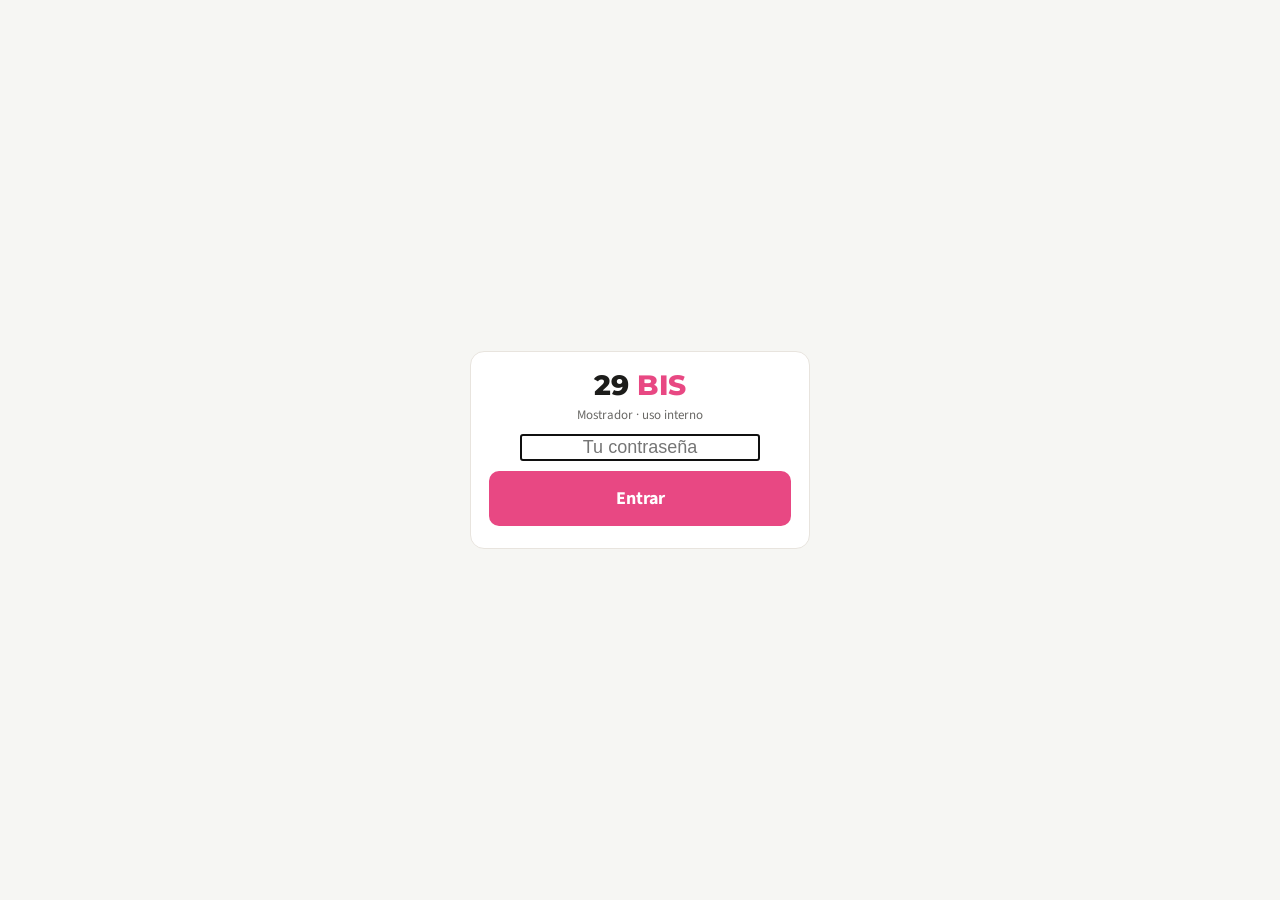
<file: mostrador.html>
<!doctype html>
<html lang="es">
<head>
  <meta charset="utf-8">
  <meta name="viewport" content="width=device-width, initial-scale=1">
  <meta name="robots" content="noindex, nofollow">
  <title>29 BIS · Mostrador</title>
  <link rel="preconnect" href="https://fonts.googleapis.com">
  <link href="https://fonts.googleapis.com/css2?family=Montserrat:wght@600;700;800&family=Source+Sans+3:wght@400;600;700&display=swap" rel="stylesheet">
  <link rel="stylesheet" href="./mostrador.css?v=20261114a">
</head>
<body>
<div class="login" id="login"><div class="card">
  <div class="brand">29 <span>BIS</span></div><p class="hint" style="margin:0">Mostrador · uso interno</p>
  <input type="password" id="pw" placeholder="Tu contraseña" autocomplete="current-password" autofocus>
  <button class="btn main" id="enter">Entrar</button>
  <div class="err" id="pwErr"></div>
</div></div>

<header>
  <div class="brand">29 <span>BIS</span></div><div class="tag">Mostrador · uso interno</div>
  <div class="right">
    <button class="refresh" id="refresh" title="Actualizar">↻ Actualizar</button>
    <span class="user">Atiende: <span id="who"></span><button id="out">Salir</button></span><span id="clock"></span>
  </div>
</header>
<nav>
  <button class="on" data-tab="t0">Producción <span class="count" id="nprod">0</span></button>
  <button data-tab="t1">Trabajo presencial</button>
  <button data-tab="t2">Entregar pedidos <span class="count" id="npend">0</span></button>
  <button data-tab="t3">Cobros de hoy <span class="count" id="ncobros">0</span></button>
</nav>
<main>
<!-- PRODUCCIÓN -->
<section class="tab on" id="t0">
  <div class="pcount" id="pcount"></div>
  <div class="pfil">
    <div class="field"><label>Máquina</label><div class="seg" id="fTipo"></div></div>
    <div class="field"><label>Estado</label><div class="seg" id="fEst"></div></div>
    <div class="field"><label>Mostrar solo</label><div class="seg" id="fSolo"></div></div>
    <div class="field" style="min-width:220px"><label>Buscar</label><input type="search" id="fq" placeholder="N°, nombre o papel"></div>
    <div class="legend"><span><i style="background:#fde4ee;border:2px solid var(--primary)"></i>Urgente</span><span><i style="background:#fff6d6;border:2px solid var(--accent)"></i>Con servicios</span><span class="hint" id="updated"></span></div>
  </div>
  <div id="plist"><p class="hint">Cargando pedidos…</p></div>
</section>

<!-- TRABAJO PRESENCIAL -->
<section class="tab" id="t1">
 <div class="cols">
  <div class="card">
    <h2>Agregar al ticket</h2>
    <div class="seg kind" id="kind"></div>
    <div id="pImp">
      <div class="field"><label>Tipo</label><div class="seg" id="machine"></div></div>
      <div class="field"><label>Papel</label><select id="paper"></select></div>
      <div class="field"><label>Tamaño</label><div class="seg" id="size"></div></div>
      <div class="field" id="customF" style="display:none"><label>Medida (metros)</label>
        <div class="row2"><input id="cw" type="text" inputmode="decimal" placeholder="Ancho, ej: 0,90"><input id="ch" type="text" inputmode="decimal" placeholder="Alto, ej: 1,20"></div>
        <div id="customErr" class="err"></div></div>
      <div class="field" id="fazF"><label>Faz</label><div class="seg" id="faz"></div></div>
      <div class="field"><label>Cantidad de hojas</label><div id="qty"></div></div>
      <button class="btn add" id="addBtn">+ Agregar impresión</button>
    </div>
    <div id="pSvc" style="display:none">
      <div class="field"><label>Servicio</label><div class="seg" id="svcSel"></div></div>
      <div class="field" id="svcOptF"><label id="svcOptL">Tamaño</label><div class="seg" id="svcOpt"></div></div>
      <div class="field"><label id="svcQtyL">Cantidad</label><div class="stepper" style="justify-content:flex-start"><button id="sMinus">−</button><input type="number" id="sQty" min="0" step="1" value="1"><button id="sPlus">+</button><span class="hint" id="sUnit" style="margin-left:8px"></span></div></div>
      <label class="field" id="troqF" style="display:none;flex-direction:row;gap:8px;align-items:center"><input type="checkbox" id="troqMismo"> Todas las hojas son del mismo diseño de corte</label>
      <button class="btn add" id="addSvc">+ Agregar servicio</button>
      <p class="hint">Sirve también para un servicio suelto, por ejemplo refilar en el momento un pedido que ya estaba pago.</p>
    </div>
    <div id="pLib" style="display:none">
      <div class="field"><label>Qué es</label><div class="seg" id="libCat"></div></div>
      <div id="libFields">
        <div class="field"><label>Detalle</label><input type="text" id="libDet" placeholder="Ej: 2 lápices HB, cinta de papel"></div>
        <div class="field"><label>Monto</label><input type="number" id="libMonto" placeholder="Ej: 3500"></div>
        <button class="btn add" id="addLib">+ Agregar</button>
      </div>
      <div id="hojaFields" style="display:none">
        <p class="hint" id="hojaEmpty">Todavía no hay precios de hojas sin imprimir cargados en la hoja "prices".</p>
        <div id="hojaForm">
        <div class="field"><label>Papel</label><select id="hPaper"></select></div>
        <div class="field"><label>Tamaño</label><div class="seg" id="hSize"></div></div>
        <div class="field"><label>Cantidad de hojas</label><div class="stepper" style="justify-content:flex-start"><button id="hMinus">−</button><input type="number" id="hQty" min="1" step="1" value="1"><button id="hPlus">+</button><span class="hint" id="hUnit" style="margin-left:8px"></span></div></div>
        <button class="btn add" id="addHoja">+ Agregar hojas</button>
        </div>
      </div>
    </div>
  </div>

  <div class="card ticket">
    <h2>Ticket</h2>
    <div id="lines"></div>
    <div class="sum" id="sum"></div>
    <p class="hint" id="tipoAuto"></p>
    <div class="field" style="margin-top:12px"><label>Cliente <span class="req" id="cliReq">*</span><span id="cliOpt" style="display:none;text-transform:none;font-weight:600"> (opcional en ventas de librería)</span></label>
      <div class="row2"><input type="text" id="cn" placeholder="Nombre y apellido"><input type="text" id="cd" inputmode="numeric" placeholder="DNI o CUIT"></div></div>
    <div class="field"><label>Tipo de cliente <span class="req">*</span></label><div class="seg cli" id="cli"></div></div>
    <div class="field"><label>Medio de pago <span class="req">*</span></label><div class="seg pay" id="pay"></div></div>
    <button class="linkbtn" id="splitBtn">Paga con dos medios (ej: parte efectivo y parte QR)</button>
    <div class="sena" id="split" style="display:none">
      <b>Dos medios de pago</b>
      <div class="field"><label id="split1L">Cuánto paga con el primer medio</label><input type="number" id="split1" placeholder="Monto"></div>
      <div class="field"><label>El resto lo paga con</label><div class="seg pay" id="pay2"></div></div>
      <p class="hint" id="split2Txt"></p>
    </div>
    <button class="linkbtn" id="senaBtn">El cliente deja una seña y paga el resto al retirar</button>
    <div class="sena" id="sena" style="display:none">
      <b>Seña</b>
      <div class="row2"><input type="number" id="senaMonto" placeholder="Monto de la seña"><span class="hint" id="saldoTxt"></span></div>
      <p class="hint">Se cobra la seña ahora con el medio elegido. El saldo queda pendiente en <b>Entregar pedidos</b> para cobrarlo cuando retire.</p>
    </div>
    <button class="btn main" id="cobrar" disabled>Cobrar</button>
    <p class="hint" id="why"></p>
  </div>
 </div>
</section>

<!-- ENTREGAR PEDIDOS -->
<section class="tab" id="t2">
 <div class="cols">
  <div class="card">
    <h2>Entregar pedidos</h2>
    <div class="sub-tabs seg" id="t2mode"></div>
    <div class="field"><input type="search" id="q" placeholder="Buscar por N° de pedido, nombre o DNI"></div>
    <div id="results"></div>
  </div>
  <div class="card">
    <h2>Cómo funciona</h2>
    <p class="hint" style="font-size:15px"><b>Para entregar:</b> los pedidos web <b>listos para retirar</b> y los saldos de señas. Si buscás un pedido por número, nombre o DNI, también aparece aunque esté en otro estado (por si alguien se olvidó de pasarlo a listo).</p>
    <p class="hint" style="font-size:15px">• Si <b>falta cobrar</b>, elegís el medio de pago y confirmás: queda cobrado y entregado a la vez.<br>• Si <b>ya se pagó</b>, tocás <b>Entregar</b> y confirmás.</p>
    <p class="hint" style="font-size:15px">En los dos casos el pedido pasa a <b>Retirado</b> en la planilla y sale de la fila del seguidor.</p>
    <p class="hint" style="font-size:15px"><b>Corregir cotización:</b> si el cliente cotizó mal, cargás el monto correcto y el motivo. Si ya había pagado, la diferencia queda como <b>cobro extra</b> o <b>devolución</b>.</p>
    <p class="hint" style="font-size:15px"><b>Entregados hoy:</b> lo que se entregó hoy, por si hay que corregir algo.</p>
    <p class="hint" style="font-size:15px"><b>No retirados:</b> si un cliente nunca vino a buscar su pedido (y no respondió), tocás <b>Marcar como no retirado</b>. Si aparece después, lo volvés a activar desde la pestaña <b>No retirados</b>.</p>
    <p class="hint" style="font-size:15px"><b>¿Cambió de idea con el pago?</b> En <b>Cobros de hoy</b>, tocás <b>Cambiar medio</b> en ese cobro (solo cobros del día, antes del cierre de caja).</p>
  </div>
 </div>
</section>

<!-- COBROS DE HOY -->
<section class="tab" id="t3">
  <div class="kpis" id="kpis"></div>
  <div class="card"><h2>Cobros de hoy</h2><table><thead><tr><th>Hora</th><th>Origen</th><th>Detalle</th><th>Cliente</th><th>Medio</th><th>Atendió</th><th class="r">Monto</th><th></th></tr></thead><tbody id="tb"></tbody></table>
  <div class="note">Las devoluciones aparecen en verde con signo menos y se descuentan del total de su medio de pago. Los pedidos pagados online con Mercado Pago entran el día que se entregan. Si el cliente cambió de idea con el medio de pago, tocá <b>Cambiar medio</b> en esa fila.</div></div>
</section>
</main>
<div class="toast" id="toast"></div>
<div class="busy" id="busy">Guardando…</div>

<script src="./src/config.js?v=20261104a"></script>
<script src="./src/pricing-data.js?v=20261111b"></script>
<script src="./src/mostrador.js?v=20261114a"></script>
</body>
</html>
</file>
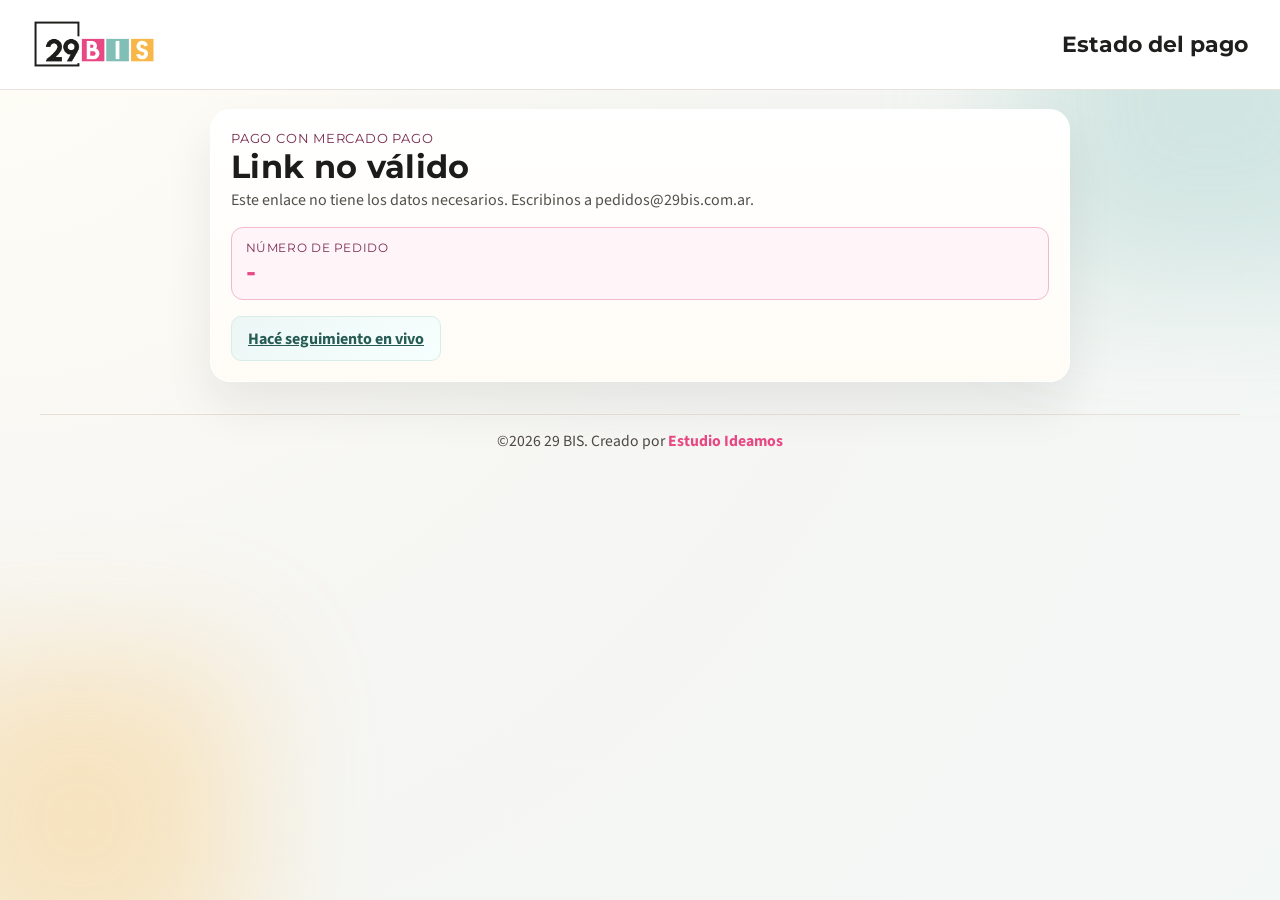
<file: pago.html>
<!doctype html>
<html lang="es">
<head>
  <meta charset="utf-8">
  <meta name="viewport" content="width=device-width, initial-scale=1">
  <title>29 BIS | Estado del pago</title>
  <meta name="robots" content="noindex">
  <link rel="icon" type="image/png" href="./assets/avatar-29.png">
  <link rel="preconnect" href="https://fonts.googleapis.com">
  <link rel="preconnect" href="https://fonts.gstatic.com" crossorigin>
  <link href="https://fonts.googleapis.com/css2?family=Montserrat:wght@400;500;600;700;800&family=Source+Sans+3:wght@400;600;700&display=swap" rel="stylesheet">
  <link rel="stylesheet" href="./styles.css?v=20261026a">
</head>
<body>
  <div class="bg-orb bg-orb-a"></div>
  <div class="bg-orb bg-orb-b"></div>

  <header class="topbar">
    <div class="brand">
      <a href="https://29bis.com.ar/" aria-label="Ir a 29 BIS">
        <img class="brand-logo" src="./assets/logo-29bis-dark.png" alt="Logo 29 BIS" loading="lazy">
      </a>
    </div>
    <p class="topbar-title">Estado del pago</p>
  </header>

  <main class="confirmation-layout">
    <section class="card confirmation-card" id="pago-card">
      <p class="confirmation-kicker">Pago con Mercado Pago</p>
      <h2 id="pago-title">Verificando tu pago…</h2>
      <p class="muted" id="pago-text">Un momento, estamos consultando a Mercado Pago.</p>
      <div class="confirmation-order-box">
        <p>Número de pedido</p>
        <strong id="pago-pedido">-</strong>
      </div>
      <div class="actions" id="pago-actions"></div>
    </section>
  </main>

  <footer class="site-footer">
    <p>©2026 29 BIS. Creado por <a href="https://ideamos.com.ar" target="_blank" rel="noopener noreferrer">Estudio Ideamos</a></p>
  </footer>

  <script src="./src/config.js?v=20261027a"></script>
  <script src="./src/pago.js?v=20261027a"></script>
</body>
</html>
</file>
<file: styles.css>
:root {
  --bg: #f6f6f3;
  --ink: #1c1c1a;
  --muted: #52524b;
  --primary: #e84883;
  --primary-strong: #c8336d;
  --secondary: #82bfb7;
  --accent: #fab948;
  --card: #fffffff2;
  --line: #e8e4de;
  --danger: #c0392b;
  --ok: #2c8578;
  --display-font: "obvia-narrow", "Montserrat", sans-serif;
}

* {
  box-sizing: border-box;
}

body {
  margin: 0;
  font-family: "Source Sans 3", sans-serif;
  color: var(--ink);
  background: radial-gradient(circle at 0 0, #fffdf6 0, var(--bg) 44%, #f3f7f6 100%);
  min-height: 100vh;
}

.bg-orb {
  position: fixed;
  pointer-events: none;
  z-index: -1;
  filter: blur(70px);
  opacity: 0.3;
}

.bg-orb-a {
  width: 380px;
  height: 380px;
  background: var(--secondary);
  top: -100px;
  right: -120px;
  animation: orbFloatA 12s ease-in-out infinite;
}

.bg-orb-b {
  width: 320px;
  height: 320px;
  background: var(--accent);
  left: -80px;
  bottom: -80px;
  animation: orbFloatB 14s ease-in-out infinite;
}

.topbar {
  display: flex;
  justify-content: space-between;
  align-items: center;
  gap: 1rem;
  padding: 1.2rem 2rem;
  border-bottom: 1px solid #e7e3dc;
  backdrop-filter: blur(6px);
  background: #fff;
  animation: riseIn 460ms ease both;
}

.brand {
  display: flex;
  align-items: center;
}

.brand-logo {
  width: 124px;
  height: auto;
  display: block;
}

.topbar-title {
  margin: 0;
  font-family: var(--display-font);
  font-size: 1.35rem;
  font-weight: 700;
  color: #1f1f1d;
  text-align: right;
}

.store-info {
  width: min(1200px, 100% - 2rem);
  margin: 0.7rem auto 0;
  padding: 0.72rem 0.9rem;
  border: 1px solid #ecdcc9;
  border-radius: 14px;
  background: linear-gradient(120deg, #fff8f1 0%, #fff 38%, #f5fffd 100%);
  box-shadow: 0 12px 26px #1c1c1a10;
  display: grid;
  grid-template-columns: repeat(3, minmax(0, 1fr));
  gap: 0.7rem;
  animation: riseIn 520ms ease both;
  animation-delay: 60ms;
}

.store-info-item {
  display: flex;
  flex-direction: column;
  gap: 0.14rem;
}

.store-info-item strong {
  font-family: var(--display-font);
  font-size: 1rem;
  color: #2a2927;
}

.store-info-item span {
  font-size: 0.98rem;
  color: #4b4741;
}

.store-info-note {
  padding-left: 0.95rem;
  border-left: 1px solid #ecdcc9;
}

.store-info-note strong {
  color: #9a2356;
}

.store-info-note span {
  font-size: 0.9rem;
  line-height: 1.45;
}

.store-info-note a {
  color: #c82f6d;
  font-weight: 700;
  text-decoration: none;
}

.store-info-note a:hover {
  text-decoration: underline;
}

.layout {
  width: min(1200px, 100% - 2rem);
  margin: 1.2rem auto 2rem;
  display: grid;
  grid-template-columns: 1.25fr 0.75fr;
  gap: 1rem;
}

.card {
  background: var(--card);
  border: 1px solid #ffffff;
  border-radius: 20px;
  box-shadow: 0 24px 48px #1c1c1a14;
  padding: 1.25rem;
  animation: riseIn 520ms ease both;
}

.layout > .card:first-child {
  animation-delay: 110ms;
}

.layout > .card:last-child {
  animation-delay: 180ms;
}

h2,
h3 {
  font-family: var(--display-font);
}

h2 {
  margin: 0;
  font-size: 2rem;
  line-height: 1;
  letter-spacing: 0.01em;
}

h3 {
  margin: 0 0 0.4rem;
  font-size: 1.25rem;
  line-height: 1.1;
}

.muted {
  margin: 0.35rem 0 0.8rem;
  color: var(--muted);
}

.premium-steps {
  display: flex;
  flex-wrap: wrap;
  gap: 0.45rem;
  margin: 0.1rem 0 1rem;
}

.premium-step {
  font-family: var(--display-font);
  font-size: 0.84rem;
  letter-spacing: 0.02em;
  color: #5e5952;
  border: 1px solid #e8ddd1;
  border-radius: 999px;
  padding: 0.22rem 0.62rem;
  background: #fffdf9;
}

.premium-step.is-active {
  color: #fff;
  border-color: #d63b74;
  background: linear-gradient(135deg, var(--primary), var(--primary-strong));
  box-shadow: 0 8px 16px #e848832b;
  animation: stepPulse 2.2s ease-in-out infinite;
}

.premium-step.is-complete {
  color: #1b6e54;
  border-color: #bfe7d7;
  background: #ecfbf4;
}

.grid {
  display: grid;
  grid-template-columns: repeat(2, minmax(0, 1fr));
  gap: 1rem;
  margin-bottom: 0.25rem;
}

.customer-grid {
  margin-top: 0.75rem;
  row-gap: 1.15rem;
}

.customer-panel {
  margin-top: 1rem;
  border: 1px solid #e7ded3;
  border-radius: 12px;
  padding: 0.75rem;
  background: linear-gradient(180deg, #fff 0%, #fffcf8 100%);
  display: grid;
  gap: 0.75rem;
}

.customer-panel h3 {
  margin: 0;
  font-family: var(--display-font);
  font-size: 1.06rem;
  color: #2f2a24;
}

.customer-grid-right {
  margin-bottom: 0;
  gap: 0.75rem;
}

.field {
  display: flex;
  flex-direction: column;
  gap: 0.35rem;
}

.field span {
  font-size: 1rem;
  font-weight: 600;
  color: var(--muted);
  display: flex;
  align-items: center;
  gap: 0.55rem;
  margin-bottom: 0.12rem;
  transition: color 180ms ease;
}

.field:focus-within span {
  color: #2e4d76;
}

.label-icon {
  display: inline-flex;
  align-items: center;
  justify-content: center;
  min-width: 1.5rem;
  width: 1.5rem;
  height: 1.5rem;
  border-radius: 8px;
  background: linear-gradient(145deg, #ffe8d2, #ffeef7);
  color: var(--primary-strong);
  line-height: 1;
  border: 1px solid #efcfbe;
}

.label-icon svg {
  width: 1rem;
  height: 1rem;
}

input,
select,
textarea {
  width: 100%;
  border: 1px solid var(--line);
  border-radius: 10px;
  padding: 0.74rem 0.78rem;
  font: inherit;
  font-size: 1.06rem;
  color: var(--ink);
  background: #fff;
  transition: border-color 180ms ease, box-shadow 180ms ease, transform 180ms ease;
}

input:hover,
select:hover,
textarea:hover {
  border-color: #d8ccbf;
}

input:focus,
select:focus,
textarea:focus {
  outline: 0;
  border-color: #e287aa;
  box-shadow: 0 0 0 3px #f6d3e2;
  transform: translateY(-1px);
}

.coverage-wrap {
  margin-top: 0.9rem;
  border: 1px dashed #d6cec2;
  border-radius: 12px;
  padding: 0.7rem;
  background: linear-gradient(180deg, #fff 0%, #fffcf7 100%);
}

.custom-size-panel {
  margin-top: 0.9rem;
  border: 1px dashed #d8ccb9;
  border-radius: 12px;
  padding: 0.75rem;
  background: linear-gradient(180deg, #fff 0%, #f9fcff 100%);
}

.custom-size-panel h3 {
  margin: 0 0 0.35rem;
}

.custom-size-panel .grid {
  margin-bottom: 0;
}

.custom-area-preview {
  margin: 0.55rem 0 0.35rem;
  font-weight: 700;
  color: #2e4669;
}

.custom-area-preview.error {
  color: var(--danger);
}

.custom-whatsapp-link {
  display: inline-block;
  text-decoration: none;
  color: #0a6b3a;
  background: #e9fff3;
  border: 1px solid #bde6ce;
  border-radius: 8px;
  padding: 0.45rem 0.55rem;
  font-size: 0.92rem;
  font-weight: 700;
}

.coverage-guide {
  margin: 0 0 0.7rem;
  padding: 0.55rem 0.6rem;
  border-radius: 10px;
  background: #fff8ef;
  border: 1px solid #f4e1c7;
}

.coverage-guide p {
  margin: 0 0 0.32rem;
  color: #4e4a43;
  font-size: 0.9rem;
  line-height: 1.35;
}

.coverage-guide p:last-child {
  margin-bottom: 0;
}

.coverage-grid {
  display: grid;
  grid-template-columns: repeat(3, minmax(0, 1fr));
  gap: 0.65rem;
}

.coverage-card {
  border: 1px solid #eadfce;
  border-radius: 12px;
  overflow: hidden;
  background: #fff;
  transition: transform 220ms ease, box-shadow 220ms ease, border-color 220ms ease;
  animation: riseIn 560ms ease both;
}

.coverage-card:hover {
  transform: translateY(-2px);
  box-shadow: 0 14px 24px #1c1c1a1a;
}

.coverage-media {
  position: relative;
  aspect-ratio: 1 / 1;
  overflow: hidden;
}

.coverage-media img {
  width: 100%;
  height: 100%;
  object-fit: cover;
  display: block;
}

.coverage-card .field {
  padding: 0.55rem;
}

.coverage-card .field input {
  text-align: center;
  font-weight: 700;
}

.coverage-helper {
  display: inline-block;
  margin-top: 0.3rem;
  color: var(--muted);
  font-size: 0.78rem;
}

.coverage-lineas {
  border-bottom: 3px solid #fab948;
}

.coverage-mixto {
  border-bottom: 3px solid #e84883;
}

.coverage-pleno {
  border-bottom: 3px solid #82bfb7;
}

.badge {
  border-radius: 999px;
  font-size: 0.82rem;
  padding: 0.2rem 0.55rem;
  background: #ffeaf2;
  color: #99305b;
  font-weight: 600;
  margin-left: 0.4rem;
}

.disclaimer {
  margin: 0.8rem 0;
  color: #7b3d00;
  background: #fff2dc;
  border: 1px solid #ffd7a1;
  border-radius: 10px;
  padding: 0.6rem 0.7rem;
}

.upload-panel {
  margin-top: 1rem;
  margin-bottom: 0.65rem;
  border: 1px dashed #e84883;
  border-radius: 12px;
  background: linear-gradient(180deg, #fff 0%, #fff2f8 100%);
  padding: 0.75rem;
  transition: border-color 220ms ease, background 220ms ease, box-shadow 220ms ease;
}

.upload-panel.is-dragover {
  border-color: #c8336d;
  background: linear-gradient(180deg, #fff7fb 0%, #ffe6f1 100%);
  box-shadow: 0 12px 24px #e8488322;
}

.upload-panel .field {
  margin-bottom: 0.4rem;
}

.upload-panel .field span {
  color: #b3265e;
  font-weight: 700;
}

.upload-note {
  margin: 0;
  font-size: 0.92rem;
  color: #7a2a4e;
  line-height: 1.5;
}

.upload-meta {
  margin: 0 0 0.38rem;
  font-size: 0.9rem;
  color: #5d4f58;
  font-weight: 600;
}

.upload-note a {
  color: #d93d79;
  font-weight: 700;
}

.upload-alternative {
  margin-top: 0.75rem;
  display: flex;
  align-items: flex-start;
  gap: 0.65rem;
  padding: 0.75rem 0.85rem;
  border: 1px solid #f3c0d5;
  border-radius: 10px;
  background: #fff;
  color: #5e5160;
  font-size: 0.95rem;
  line-height: 1.45;
}

.upload-alternative input {
  width: 1.05rem;
  min-width: 1.05rem;
  height: 1.05rem;
  padding: 0;
  border: 0;
  border-radius: 0;
  background: transparent;
  box-shadow: none;
  margin-top: 0.2rem;
  accent-color: #d93d79;
  flex: 0 0 auto;
}

.upload-panel.is-mail-link-mode {
  border-color: #82bfb7;
  background: linear-gradient(180deg, #fff 0%, #eefaf8 100%);
}

.multi-order-box {
  margin-top: 0.9rem;
  margin-bottom: 0.8rem;
  border: 1px dashed #dbcfc4;
  border-radius: 12px;
  background: #fff;
  padding: 0.7rem;
}

.multi-order-head {
  display: flex;
  justify-content: space-between;
  gap: 0.7rem;
  align-items: center;
}

.multi-order-head p {
  margin: 0;
  color: #49453f;
  font-size: 0.94rem;
}

.btn-quiet {
  background: #f4f6fb;
  color: #2f4059;
  border: 1px solid #d8deea;
  font-weight: 700;
  padding: 0.5rem 0.7rem;
}

.multi-toggle {
  margin-top: 0.55rem;
  border: 0;
  background: transparent;
  color: #2c3f62;
  padding: 0;
  font-weight: 700;
  cursor: pointer;
}

.items-panel {
  margin-top: 0.55rem;
  border-top: 1px solid #ece7e0;
  padding-top: 0.55rem;
}

.items-list {
  display: grid;
  gap: 0.5rem;
}

.item-row {
  display: flex;
  justify-content: space-between;
  gap: 0.7rem;
  align-items: center;
  border: 1px solid #ebe4d7;
  border-radius: 10px;
  padding: 0.5rem 0.55rem;
  background: #fffcf6;
}

.item-row strong {
  display: block;
  font-family: var(--display-font);
}

.item-row p {
  margin: 0.1rem 0;
  font-size: 0.9rem;
  color: #4e4a45;
}

.item-row small {
  color: #6d655b;
}

.item-remove {
  border: 1px solid #edc5d5;
  background: #fff3f8;
  color: #a32e5f;
  border-radius: 8px;
  padding: 0.35rem 0.5rem;
  font-weight: 700;
  cursor: pointer;
}

.actions {
  display: flex;
  gap: 0.6rem;
  flex-wrap: wrap;
}

.summary-actions {
  margin-top: 0.9rem;
}

.btn {
  border: 0;
  border-radius: 10px;
  padding: 0.65rem 1rem;
  font: inherit;
  font-weight: 700;
  cursor: pointer;
  transition: transform 200ms ease, box-shadow 200ms ease, filter 200ms ease;
}

.btn-primary {
  background: linear-gradient(135deg, var(--primary), var(--primary-strong));
  color: #fff;
  box-shadow: 0 12px 24px #e8488333;
  transition: transform 200ms ease, box-shadow 200ms ease;
  position: relative;
  overflow: hidden;
}

.btn-primary::after {
  content: "";
  position: absolute;
  top: 0;
  left: -140%;
  width: 70%;
  height: 100%;
  transform: skewX(-22deg);
  background: linear-gradient(90deg, #ffffff00 0%, #ffffff55 50%, #ffffff00 100%);
  transition: left 420ms ease;
}

.btn-primary:hover {
  transform: translateY(-1px);
  box-shadow: 0 16px 28px #e8488340;
}

.btn-primary:hover::after {
  left: 160%;
}

.btn-secondary {
  background: linear-gradient(135deg, #ecf7f5, #f6fffe);
  color: #275c55;
  border: 1px solid #d8ece8;
}

.btn-secondary:hover,
.btn-quiet:hover {
  transform: translateY(-1px);
  filter: brightness(0.99);
}

.summary {
  margin-top: 1rem;
  display: grid;
  gap: 0.55rem;
}

.payment-panel {
  margin-top: 1rem;
  border: 1px solid #e7ded3;
  border-radius: 12px;
  padding: 0.75rem;
  background: linear-gradient(180deg, #fff 0%, #fffcf8 100%);
}

.payment-panel h3 {
  margin: 0 0 0.55rem;
  font-size: 1.1rem;
}

.payment-option {
  display: flex;
  align-items: center;
  gap: 0.45rem;
  margin-bottom: 0.45rem;
  color: #3f3a34;
  font-weight: 600;
}

.payment-option input[type="radio"] {
  width: 1rem;
  height: 1rem;
}

.payment-transfer-info,
.payment-local-info {
  margin-top: 0.5rem;
  border-radius: 10px;
  padding: 0.6rem;
  border: 1px solid #eadfce;
  background: #fff;
}

.payment-transfer-info p,
.payment-local-info p {
  margin: 0 0 0.22rem;
  font-size: 0.9rem;
  color: #4a453f;
}

.payment-note {
  margin-top: 0.4rem !important;
  color: #7d2d52 !important;
  font-weight: 700;
}

.row {
  display: flex;
  justify-content: space-between;
  gap: 0.8rem;
  border-bottom: 1px solid #f0ece5;
  padding-bottom: 0.45rem;
  align-items: baseline;
}

.row strong {
  font-family: var(--display-font);
  font-size: 1.06rem;
}

.total {
  color: #fff;
  font-size: 1.28rem;
  background: linear-gradient(135deg, var(--primary), var(--primary-strong));
  border: 1px solid #d63b74;
  border-radius: 12px;
  padding: 0.65rem 0.75rem;
  margin-top: 0.2rem;
  box-shadow: 0 12px 22px #e8488335;
  position: relative;
  overflow: hidden;
}

.total::after {
  content: "";
  position: absolute;
  inset: 0;
  background: linear-gradient(110deg, #ffffff00 0%, #ffffff2a 42%, #ffffff00 72%);
  transform: translateX(-120%);
  animation: totalSweep 3.6s ease-in-out infinite;
}

.total strong {
  font-size: 1.45rem;
  letter-spacing: 0.01em;
}

.discount {
  color: var(--ok);
}

.discount-badge-row {
  margin-top: 0.2rem;
}

.discount-badge {
  display: inline-block;
  width: 100%;
  border-radius: 10px;
  border: 1px solid #bfe7d7;
  background: #ecfbf4;
  color: #1b6e54;
  font-weight: 700;
  font-size: 0.9rem;
  line-height: 1.35;
  padding: 0.5rem 0.6rem;
}

.status {
  margin-top: 0.9rem;
  min-height: 1.2rem;
  font-weight: 700;
}

.status.error {
  color: var(--danger);
}

.status.ok {
  color: var(--ok);
}

.upload-progress {
  margin-top: 0.55rem;
  padding: 0.75rem 0.8rem;
  border: 1px solid #f0d8e3;
  border-radius: 12px;
  background: linear-gradient(180deg, #fff 0%, #fff7fb 100%);
}

.upload-progress-head {
  display: flex;
  align-items: center;
  justify-content: space-between;
  gap: 0.8rem;
  margin-bottom: 0.45rem;
}

.upload-progress-head strong {
  color: #5e2a46;
  font-size: 0.96rem;
}

.upload-progress-head span {
  color: #b12f64;
  font-weight: 800;
  font-size: 0.96rem;
}

.upload-progress-bar {
  position: relative;
  width: 100%;
  height: 0.7rem;
  border-radius: 999px;
  overflow: hidden;
  background: #f4e6ed;
  box-shadow: inset 0 1px 2px #00000010;
}

.upload-progress-bar span {
  display: block;
  width: 0%;
  height: 100%;
  border-radius: inherit;
  background: linear-gradient(135deg, var(--primary), var(--primary-strong));
  box-shadow: 0 6px 16px #e8488340;
  transition: width 180ms ease;
}

.mascot-card {
  margin-top: 1rem;
  padding: 0.2rem 0 0;
  display: flex;
  align-items: center;
  justify-content: center;
}

.mascot-card img {
  width: min(180px, 100%);
  height: auto;
  display: block;
  filter: drop-shadow(0 10px 16px #e8488330);
}

.sticky {
  position: sticky;
  top: 0.8rem;
  height: fit-content;
  background: linear-gradient(180deg, #fff 0%, #fffcf6 100%);
}

.site-footer {
  width: min(1200px, 100% - 2rem);
  margin: 0 auto 1.1rem;
  padding: 0.95rem 1rem;
  border-top: 1px solid #e8e0d6;
  color: #4f4a44;
}

.site-footer p {
  margin: 0;
  font-size: 0.98rem;
  text-align: center;
}

.site-footer a {
  color: var(--primary);
  font-weight: 700;
  text-decoration: none;
}

.site-footer a:hover {
  text-decoration: underline;
}

.confirmation-layout {
  width: min(860px, 100% - 2rem);
  margin: 1.2rem auto 2rem;
}

.confirmation-card {
  background: linear-gradient(180deg, #fff 0%, #fffcf6 100%);
}

.confirmation-kicker {
  margin: 0 0 0.35rem;
  color: #7a2b4f;
  font-family: var(--display-font);
  font-size: 0.82rem;
  letter-spacing: 0.06em;
  text-transform: uppercase;
}

.confirmation-order-box {
  margin: 1rem 0;
  border: 1px solid #f1b8cf;
  background: #fff5f9;
  border-radius: 12px;
  padding: 0.75rem 0.85rem;
}

.confirmation-order-box p {
  margin: 0 0 0.2rem;
  color: #7a2b4f;
  font-family: var(--display-font);
  font-size: 0.78rem;
  letter-spacing: 0.05em;
  text-transform: uppercase;
}

.confirmation-order-box strong {
  color: #e84883;
  font-family: var(--display-font);
  font-size: 1.6rem;
  line-height: 1.1;
}

.confirmation-summary {
  display: grid;
  gap: 0.55rem;
  margin-top: 0.7rem;
}

.confirmation-summary .row.accent strong {
  color: #e84883;
}

.confirmation-note {
  margin-top: 1rem;
  border: 2px solid #e9b343;
  background: linear-gradient(180deg, #fff8e9 0%, #fff3d7 100%);
  border-radius: 12px;
  padding: 0.78rem 0.84rem;
  color: #6e4b0f;
  line-height: 1.5;
  box-shadow: 0 8px 18px #e9b34326;
}

.confirmation-note p {
  margin: 0;
}

.confirmation-note p + p {
  margin-top: 0.35rem;
}

.confirmation-note-alias {
  color: #6b2b0f;
  font-family: var(--display-font);
  font-size: 1.02rem;
  letter-spacing: 0.02em;
  font-weight: 800;
}

.hidden {
  display: none !important;
}

@keyframes riseIn {
  from {
    opacity: 0;
    transform: translateY(10px);
  }
  to {
    opacity: 1;
    transform: translateY(0);
  }
}

@keyframes orbFloatA {
  0%, 100% { transform: translate3d(0, 0, 0); }
  50% { transform: translate3d(-20px, 16px, 0); }
}

@keyframes orbFloatB {
  0%, 100% { transform: translate3d(0, 0, 0); }
  50% { transform: translate3d(18px, -14px, 0); }
}

@keyframes totalSweep {
  0%, 72% { transform: translateX(-120%); }
  100% { transform: translateX(140%); }
}

@keyframes stepPulse {
  0%, 100% { box-shadow: 0 8px 16px #e848832b; }
  50% { box-shadow: 0 11px 20px #e8488352; }
}

@media (max-width: 980px) {
  .topbar {
    padding: 1rem 1rem;
    gap: 0.7rem;
  }

  .store-info {
    width: min(1200px, 100% - 1.6rem);
    margin-top: 0.6rem;
  }

  .layout {
    grid-template-columns: 1fr;
  }

  .sticky {
    position: static;
  }
}

@media (max-width: 640px) {
  .topbar {
    padding: 0.9rem 0.8rem;
  }

  .brand-logo {
    width: 108px;
  }

  .topbar-title {
    font-size: 1.05rem;
  }

  .store-info {
    grid-template-columns: 1fr;
    padding: 0.68rem 0.74rem;
  }

  .store-info-note {
    padding-left: 0;
    border-left: 0;
  }

  .grid {
    grid-template-columns: 1fr;
  }

  .coverage-grid {
    grid-template-columns: 1fr;
  }

  .multi-order-head {
    flex-direction: column;
    align-items: flex-start;
  }

  .summary-actions {
    display: grid;
    grid-template-columns: 1fr;
  }
}



/* ---- Archivos por trabajo ---- */
.upload-panel .field span em { font-style: normal; }
.item-badge {
  display: inline-block;
  background: #d93d79;
  color: #fff;
  border-radius: 999px;
  padding: 0.12rem 0.65rem;
  font-size: 0.82rem;
  font-weight: 800;
  letter-spacing: 0.02em;
}
.items-title { margin: 0 0 0.45rem; font-weight: 700; color: #2c3f62; font-size: 0.95rem; }
.item-row { border-left: 5px solid #d93d79; align-items: flex-start; flex-wrap: wrap; }
.item-main { flex: 1 1 260px; min-width: 0; }
.item-actions { display: flex; flex-direction: column; gap: 0.4rem; align-items: stretch; }
.item-change-files {
  border: 1px solid #d8deea; background: #f4f6fb; color: #2f4059;
  border-radius: 8px; padding: 0.35rem 0.5rem; font-weight: 700; cursor: pointer;
}
.item-file-names { list-style: none; margin: 0.35rem 0 0; padding: 0; font-size: 0.88rem; color: #3f3a36; }
.item-file-names li { overflow-wrap: anywhere; }
.item-file-names li span { color: #7a7268; }
.item-file-warning { margin: 0.35rem 0 0; font-size: 0.88rem; color: #a32e5f; font-weight: 700; }
.item-file-warning.is-mail { color: #2a7d70; }
.item-mail-link { display: flex; gap: 0.45rem; align-items: center; margin-top: 0.4rem; font-size: 0.85rem; color: #5e5160; }
.item-mail-link input { width: 1rem; height: 1rem; min-width: 1rem; padding: 0; accent-color: #d93d79; }
@media (max-width: 560px) {
  .item-actions { flex-direction: row; flex-wrap: wrap; width: 100%; }
}

/* ---- Servicios adicionales ---- */
.services-panel { margin: 0.9rem 0; border: 1px solid #cfe3df; border-radius: 12px; background: linear-gradient(180deg, #fff 0%, #eefaf8 100%); padding: 0.75rem; }
.services-head { display: flex; align-items: center; gap: 0.6rem; flex-wrap: wrap; color: #1f5c52; }
.services-head small { font-weight: 600; color: #5d7f78; }
.services-sub { margin: 0.25rem 0 0.6rem; font-size: 0.9rem; color: #4e6560; }
.services-list { display: grid; gap: 0.5rem; }
.service-card { border: 1px solid #d5e5e1; border-radius: 10px; background: #fff; padding: 0.55rem 0.65rem; }
.service-card.is-checked { border-color: #2a7d70; box-shadow: 0 0 0 2px #2a7d7022; }
.service-card.is-disabled { opacity: 0.55; }
.service-head { display: flex; align-items: center; gap: 0.6rem; cursor: pointer; margin: 0; }
.service-head input { width: 1.1rem; height: 1.1rem; min-width: 1.1rem; padding: 0; accent-color: #2a7d70; }
.service-name { font-weight: 800; flex: 1 1 auto; }
.service-price { font-size: 0.88rem; color: #5d7f78; text-align: right; }
.service-price.is-final { color: #1f5c52; font-weight: 800; }
.service-info, .service-reason { margin: 0.3rem 0 0 1.7rem; font-size: 0.86rem; color: #5d5a55; line-height: 1.4; }
.service-reason { color: #a32e5f; font-weight: 700; }
.service-options { display: grid; gap: 0.5rem; margin: 0.55rem 0 0.1rem 1.7rem; }
.service-options label { display: grid; gap: 0.2rem; font-size: 0.88rem; font-weight: 700; color: #3f4a47; }
.service-options label span { font-weight: 700; }
.service-options select, .service-options input[type="number"] { width: 100%; }
.service-options .service-check { display: flex; align-items: center; gap: 0.5rem; }
.service-options .service-check input { width: 1rem; height: 1rem; min-width: 1rem; padding: 0; accent-color: #2a7d70; }
.service-warning { margin: 0; font-size: 0.88rem; color: #8a5a00; background: #fff2dc; border: 1px solid #ffd7a1; border-radius: 8px; padding: 0.4rem 0.55rem; }
.services-lead { margin: 0.6rem 0 0; font-size: 0.92rem; font-weight: 700; color: #1f5c52; background: #e3f4f0; border-radius: 8px; padding: 0.5rem 0.65rem; }
.item-service-list { list-style: none; margin: 0.35rem 0 0; padding: 0; font-size: 0.88rem; color: #1f5c52; }
.item-service-list li span { color: #5d7f78; }
.service-file-note { margin: 0; font-size: 0.88rem; line-height: 1.45; color: #1f5c52; background: #e3f4f0; border-radius: 8px; padding: 0.45rem 0.6rem; }
.service-file-note a { color: #d93d79; font-weight: 800; white-space: nowrap; }

/* Separador entre el detalle (productos y servicios) y los subtotales del resumen */
.summary-separator { height: 0; border-top: 3px solid #2d2b29; margin: 0.55rem 0 0.2rem; border-radius: 2px; }
</file>
<file: mostrador.css>
:root{--bg:#f6f6f3;--ink:#1c1c1a;--muted:#6a6966;--primary:#e84883;--primary-strong:#c8336d;--secondary:#82bfb7;--accent:#fab948;--card:#fff;--line:#e8e4de;--danger:#c0392b;--ok:#2c8578;--soft:#f3f1ec}
*{box-sizing:border-box}
body{margin:0;font-family:"Source Sans 3",sans-serif;color:var(--ink);background:var(--bg);font-size:15px}
header{display:flex;align-items:center;gap:16px;padding:12px 20px;background:var(--ink);color:#fff}
header .brand{font-family:Montserrat,Arial,sans-serif;font-weight:800;font-size:20px;letter-spacing:.5px}
header .brand span{color:var(--primary)}
header .tag{font-size:12px;background:#ffffff22;padding:3px 8px;border-radius:99px}
header .right{margin-left:auto;display:flex;gap:10px;align-items:center;font-size:14px}
header select{background:#ffffff14;color:#fff;border:1px solid #ffffff33;border-radius:8px;padding:5px 8px;font:inherit}
header select option{color:#000}
nav{display:flex;gap:6px;padding:10px 20px 0;border-bottom:1px solid var(--line);background:#fff}
nav button{border:0;background:none;padding:10px 14px;font:600 15px "Source Sans 3",Arial,sans-serif;color:var(--muted);border-bottom:3px solid transparent;cursor:pointer}
nav button.on{color:var(--ink);border-color:var(--primary)}
nav .count{background:var(--accent);color:var(--ink);border-radius:99px;padding:0 7px;font-size:12px;margin-left:4px}
main{padding:18px 20px;max-width:1280px;margin:0 auto}
.tab{display:none}.tab.on{display:block}
.cols{display:grid;grid-template-columns:1.25fr 1fr;gap:18px;align-items:start}
@media (max-width:900px){.cols{grid-template-columns:1fr}}
.card{background:var(--card);border:1px solid var(--line);border-radius:14px;padding:16px 18px}
.card h2{margin:0 0 12px;font:700 17px Montserrat,Arial,sans-serif}
.field{margin-bottom:12px}
.field>label{display:block;font-weight:700;font-size:13px;color:var(--muted);margin-bottom:5px;text-transform:uppercase;letter-spacing:.4px}
.seg{display:flex;flex-wrap:wrap;gap:6px}
.seg button{border:1.5px solid var(--line);background:#fff;border-radius:9px;padding:8px 12px;font:600 14px "Source Sans 3",Arial,sans-serif;cursor:pointer;color:var(--ink)}
.seg button.on{background:var(--ink);border-color:var(--ink);color:#fff}
.seg.pay button{flex:1 1 45%;padding:11px 10px;font-size:15px}
.seg.pay button.on{background:var(--ok);border-color:var(--ok)}
.seg.pay button.minor{flex:1 1 100%;font-size:13px;color:var(--muted);border-style:dashed}
.seg.pay button.minor.on{color:#fff}
.seg.cli button.on{background:var(--primary);border-color:var(--primary)}
select,input[type=text],input[type=tel],input[type=email],input[type=number],input[type=search]{width:100%;padding:9px 10px;border:1.5px solid var(--line);border-radius:9px;font:15px "Source Sans 3",Arial,sans-serif;background:#fff}
.qty{display:grid;grid-template-columns:repeat(3,1fr);gap:8px}
.qty .q{border:1.5px solid var(--line);border-radius:10px;padding:8px;text-align:center}
.qty .q span{display:block;font-size:12px;font-weight:700;color:var(--muted);text-transform:uppercase}
.qty .q small{display:block;color:var(--muted);font-size:12px}
.stepper{display:flex;align-items:center;justify-content:center;gap:6px;margin:4px 0}
.stepper button{width:30px;height:30px;border-radius:8px;border:1px solid var(--line);background:var(--soft);font-size:18px;cursor:pointer}
.stepper input{width:58px;text-align:center;padding:5px}
.row2{display:grid;grid-template-columns:1fr 1fr;gap:10px}
.btn{border:0;border-radius:10px;padding:12px 16px;font:700 15px "Source Sans 3",Arial,sans-serif;cursor:pointer}
.btn.add{width:100%;background:var(--soft);border:1.5px dashed var(--ink);color:var(--ink)}
.btn.main{width:100%;background:var(--primary);color:#fff;font-size:18px;padding:15px}
.btn.main:disabled{background:#d9d5ce;cursor:not-allowed}
.btn.ok{background:var(--ok);color:#fff}
.chips{display:flex;flex-wrap:wrap;gap:6px}
.chip{border:1.5px solid var(--line);border-radius:99px;padding:6px 12px;background:#fff;font:600 13px "Source Sans 3",Arial,sans-serif;cursor:pointer}
.chip:hover{border-color:var(--ink)}
.hint{font-size:13px;color:var(--muted);margin:4px 0 0}
.err{color:var(--danger);font-weight:700;font-size:13px;margin-top:6px}
.ticket .line{display:flex;gap:10px;align-items:flex-start;padding:9px 0;border-bottom:1px dashed var(--line)}
.ticket .line .d{flex:1}.ticket .line .d b{display:block}.ticket .line .d small{color:var(--muted)}
.ticket .line .x{border:0;background:none;color:var(--muted);font-size:18px;cursor:pointer}
.ticket .empty{color:var(--muted);text-align:center;padding:22px 0}
.sum{margin:10px 0 4px}.sum div{display:flex;justify-content:space-between;padding:3px 0}
.sum .disc{color:var(--ok)}.sum .urg{color:var(--primary-strong)}
.sum .tot{font:800 26px Montserrat,Arial,sans-serif;border-top:2px solid var(--ink);margin-top:6px;padding-top:8px}
.toggle{display:flex;align-items:center;gap:8px;padding:9px 10px;border:1.5px solid var(--line);border-radius:10px;cursor:pointer;margin:8px 0;font-weight:600}
.toggle input{width:18px;height:18px;accent-color:var(--primary)}
details{border:1.5px solid var(--line);border-radius:10px;padding:8px 10px;margin:10px 0}
details summary{cursor:pointer;font-weight:700}
details .row2{margin-top:8px}
.ck{display:flex;gap:8px;align-items:center;margin-top:8px;font-size:14px}
.toast{position:fixed;bottom:22px;left:50%;transform:translateX(-50%);background:var(--ok);color:#fff;padding:12px 18px;border-radius:12px;font-weight:700;box-shadow:0 8px 24px #0003;display:none}
.order{border:1.5px solid var(--line);border-radius:12px;padding:12px 14px;margin-top:12px}
.order .top{display:flex;justify-content:space-between;align-items:center}
.pill{font-size:12px;font-weight:700;padding:3px 9px;border-radius:99px;background:#fff3c4;color:#6e4b0f}
.pill.paid{background:#dff3ee;color:var(--ok)}
table{width:100%;border-collapse:collapse;font-size:14px}
th,td{text-align:left;padding:8px 6px;border-bottom:1px solid var(--line)}
th{font-size:12px;text-transform:uppercase;color:var(--muted)}
td.r,th.r{text-align:right}
.kpis{display:grid;grid-template-columns:repeat(4,1fr);gap:10px;margin-bottom:14px}
.kpi{background:#fff;border:1px solid var(--line);border-radius:12px;padding:10px 12px}
.kpi span{display:block;font-size:12px;color:var(--muted);text-transform:uppercase;font-weight:700}
.kpi b{font:800 20px Montserrat,Arial,sans-serif}
.proto{background:#fff3c4;color:#6e4b0f;font-size:13px;padding:6px 20px;text-align:center}
.login{position:fixed;inset:0;background:var(--bg);display:flex;align-items:center;justify-content:center;z-index:10}
.login .card{width:340px;text-align:center}
.login .brand{font:800 28px Montserrat,Arial,sans-serif;margin-bottom:4px}.login .brand span{color:var(--primary)}
.login input{margin:10px 0;text-align:center;font-size:18px}
.user{background:#ffffff1a;border-radius:99px;padding:4px 10px;font-weight:700}
.user button{background:none;border:0;color:#ffffffaa;cursor:pointer;font:inherit;text-decoration:underline;margin-left:6px}
.req{color:var(--primary)}
.confirm{margin-top:10px;background:#eef8f5;border:1.5px solid var(--ok);border-radius:10px;padding:10px}
.confirm .ctext{margin:0 0 8px;font-size:15px}
.confirm .btn{width:100%}
.confirm .btn[data-c=no]{background:#fff;border:1.5px solid var(--line)}
.seg.kind{margin-bottom:16px;padding-bottom:14px;border-bottom:1px solid var(--line)}
.seg.kind button{flex:1;padding:11px;font-size:15px}
.seg.kind button.on{background:var(--primary);border-color:var(--primary)}
.sub-tabs{display:flex;gap:6px;margin-bottom:10px}
.fix{background:var(--soft);border-radius:10px;padding:10px;margin-top:10px}
.fix .row2{align-items:center}
.diff{font-weight:700;margin-top:6px}.diff.more{color:var(--primary-strong)}.diff.less{color:var(--ok)}
.linkbtn{background:none;border:0;color:var(--primary-strong);font:700 14px "Source Sans 3",Arial,sans-serif;cursor:pointer;padding:6px 0;text-decoration:underline}
.sena{border:1.5px dashed var(--accent);border-radius:10px;padding:10px;margin:10px 0;background:#fffaf0}
.sena .row2{margin-top:6px;align-items:center}
.neg{color:var(--ok)}
.note{background:#fffaf0;border:1px solid #f3dfb2;border-radius:10px;padding:10px 12px;font-size:14px;margin-top:10px}
.pfil{display:flex;flex-wrap:wrap;gap:14px;align-items:flex-end;margin-bottom:12px}
.pfil .field{margin:0}
.pcount{display:flex;gap:8px;margin-bottom:12px;flex-wrap:wrap}
.pcount div{background:#fff;border:1px solid var(--line);border-radius:10px;padding:6px 12px;font-weight:700}
.pcount span{font:800 18px Montserrat,Arial,sans-serif;margin-left:6px}
.legend{font-size:13px;color:var(--muted);display:flex;gap:14px;align-items:center;margin-left:auto}
.legend i{display:inline-block;width:14px;height:14px;border-radius:4px;vertical-align:-2px;margin-right:4px}
.grp{margin:16px 0 6px;font:800 15px Montserrat,Arial,sans-serif;display:flex;gap:8px;align-items:center}
.grp small{font:600 13px "Source Sans 3",Arial,sans-serif;color:var(--muted)}
.grp.late{color:var(--danger)}
.po{display:grid;grid-template-columns:64px 1fr auto;gap:12px;align-items:center;background:#fff;border:1px solid var(--line);border-left:6px solid var(--line);border-radius:10px;padding:9px 12px;margin-bottom:6px}
.po.urg{background:#fde4ee;border-left-color:var(--primary)}
.po.svc{background:#fff6d6;border-left-color:var(--accent)}
.po.urg.svc{background:linear-gradient(90deg,#fde4ee 70%,#fff6d6)}
.po .num{font:800 17px Montserrat,Arial,sans-serif}.po .num small{display:block;font:600 12px "Source Sans 3",Arial,sans-serif;color:var(--muted)}
.po .info b{font-size:15px}.po .info .det{font-size:14px}
.po .badges{display:flex;gap:5px;flex-wrap:wrap;margin-top:3px}
.bd{font-size:12px;font-weight:700;padding:2px 8px;border-radius:99px;background:var(--soft);color:var(--ink)}
.bd.svc{background:var(--accent)}.bd.urg{background:var(--primary);color:#fff}.bd.paid{background:#dff3ee;color:var(--ok)}.bd.late{background:var(--danger);color:#fff}
.po .obs{font-size:13px;color:var(--muted);font-style:italic;margin-top:2px}
.steps{display:flex;gap:4px;align-items:center}
.steps button{border:1.5px solid var(--line);background:#fff;border-radius:8px;padding:6px 9px;font:700 12px "Source Sans 3",Arial,sans-serif;cursor:pointer;color:var(--muted)}
.steps button.on{color:#fff}
.steps button.on[data-x="en revision"]{background:#8a8780;border-color:#8a8780}
.steps button.on[data-x="en preparacion"]{background:#2e6fb5;border-color:#2e6fb5}
.steps button.on[data-x="listo para retirar"]{background:var(--ok);border-color:var(--ok)}
.steps select.other{border:1.5px solid var(--line);border-radius:8px;padding:5px 6px;font:700 12px "Source Sans 3",Arial,sans-serif;width:auto;color:var(--muted)}
.steps select.other.on{background:#6a4c93;border-color:#6a4c93;color:#fff}
.bd.est{background:#6a4c93;color:#fff}
.po.canc{opacity:.6}
.works{margin-top:6px;border-left:3px solid var(--line);padding-left:10px}
.wk{padding:5px 0;font-size:14px;border-bottom:1px dashed var(--line)}
.wk:last-child{border-bottom:0}
.po .linkbtn.more{padding:3px 0 0;font-size:13px}
.files{border:1.5px solid var(--line);background:#fff;border-radius:8px;padding:6px 9px;font:700 12px "Source Sans 3",Arial,sans-serif;cursor:pointer;margin-right:6px}
.refresh{background:#ffffff14;color:#fff;border:1px solid #ffffff33;border-radius:8px;padding:5px 10px;font:700 13px "Source Sans 3",Arial,sans-serif;cursor:pointer}
.busy{position:fixed;top:14px;left:50%;transform:translateX(-50%);background:var(--ink);color:#fff;padding:8px 16px;border-radius:99px;font-weight:700;display:none;z-index:20}
.obs{font-size:13px;color:var(--muted);font-style:italic;margin-top:2px;white-space:pre-line;display:-webkit-box;-webkit-line-clamp:2;-webkit-box-orient:vertical;overflow:hidden;overflow-wrap:anywhere}
.obs.open{display:block;-webkit-line-clamp:unset}
.linkbtn.obsmore{padding:2px 0 0;font-size:13px}
.bd.pend{background:#fff3c4;color:#6e4b0f}
.grp.other{color:var(--muted)}
.btn:disabled{opacity:.6;cursor:wait}

a.files{text-decoration:none;color:var(--ink);display:inline-block}

.bd.old{background:#fde4ee;color:var(--primary-strong)}
.cmrow td{background:#f7f5f2}
.cmbox{display:flex;flex-wrap:wrap;gap:8px;align-items:center;padding:4px 0}
.cmbox .seg{margin:0}
#tb .linkbtn{padding:0;font-size:13px;white-space:nowrap}
.order .linkbtn{margin-right:18px}
.splitbox{border:1px dashed var(--line);border-radius:12px;padding:10px 12px;margin-top:6px;background:var(--soft)}
.po .num .hecho{display:block;font:600 11px "Source Sans 3",Arial,sans-serif;color:var(--muted);margin-bottom:2px;white-space:nowrap}
.po .po-total{float:right;font:800 20px Montserrat,Arial,sans-serif;margin-left:12px}
.po{grid-template-columns:86px 1fr auto}
.po .num .hecho{white-space:normal;line-height:1.15}
@media (max-width:700px){.po{grid-template-columns:70px 1fr}}
.bd.ajustar{background:#1d1d1b;color:#fff;font-weight:800;letter-spacing:.03em}
</file>
